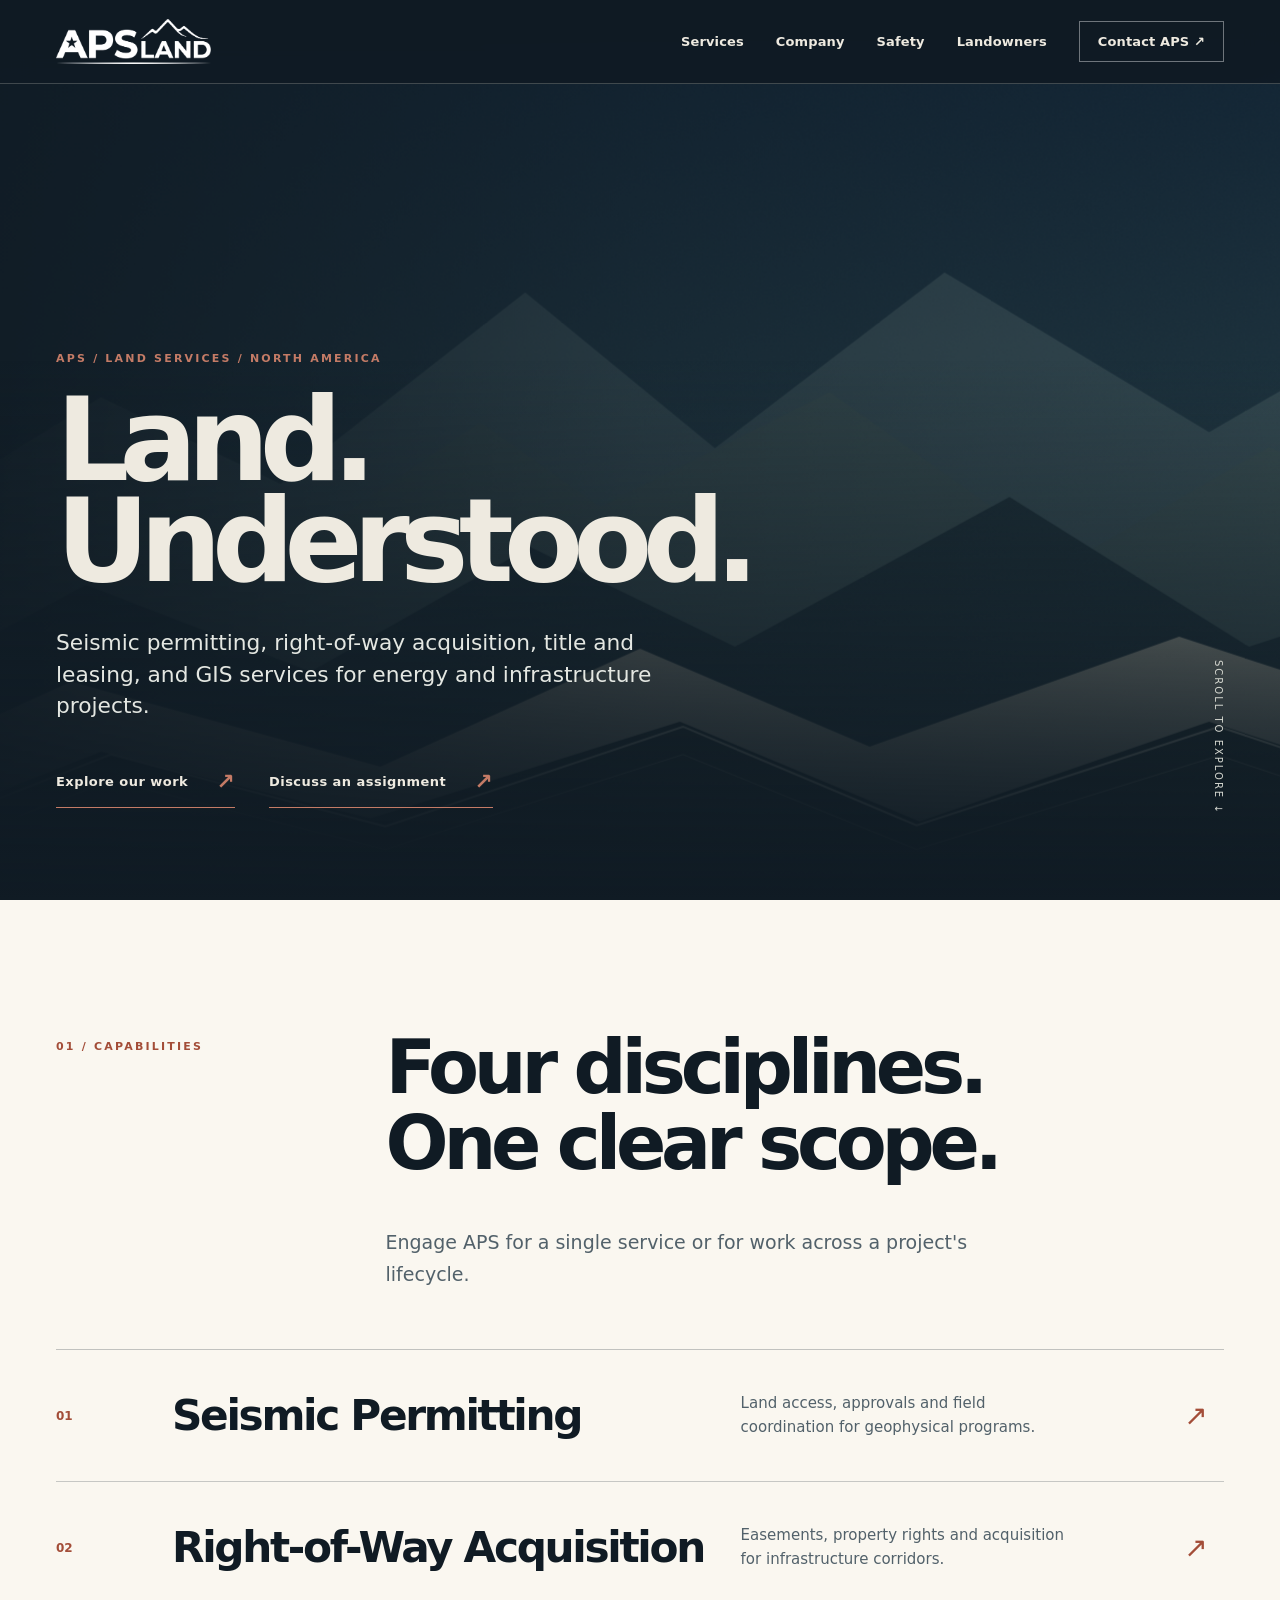
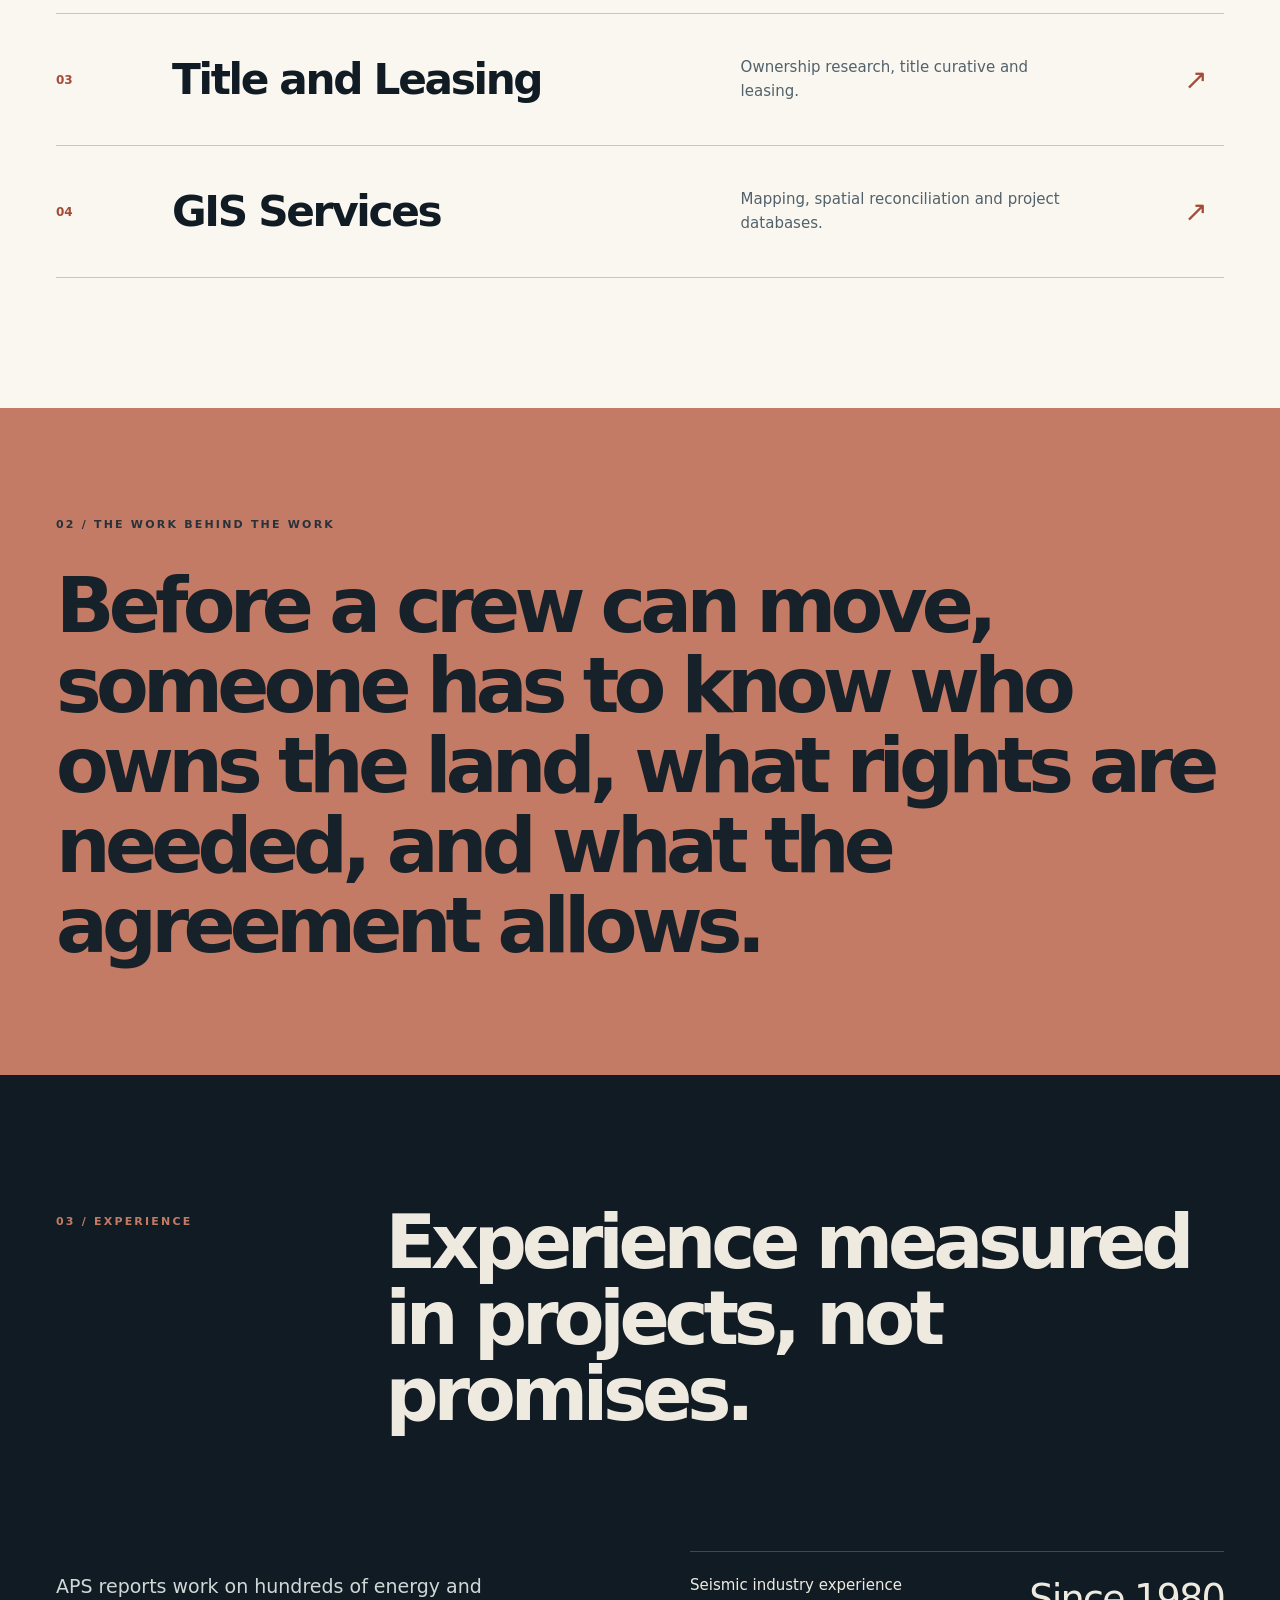
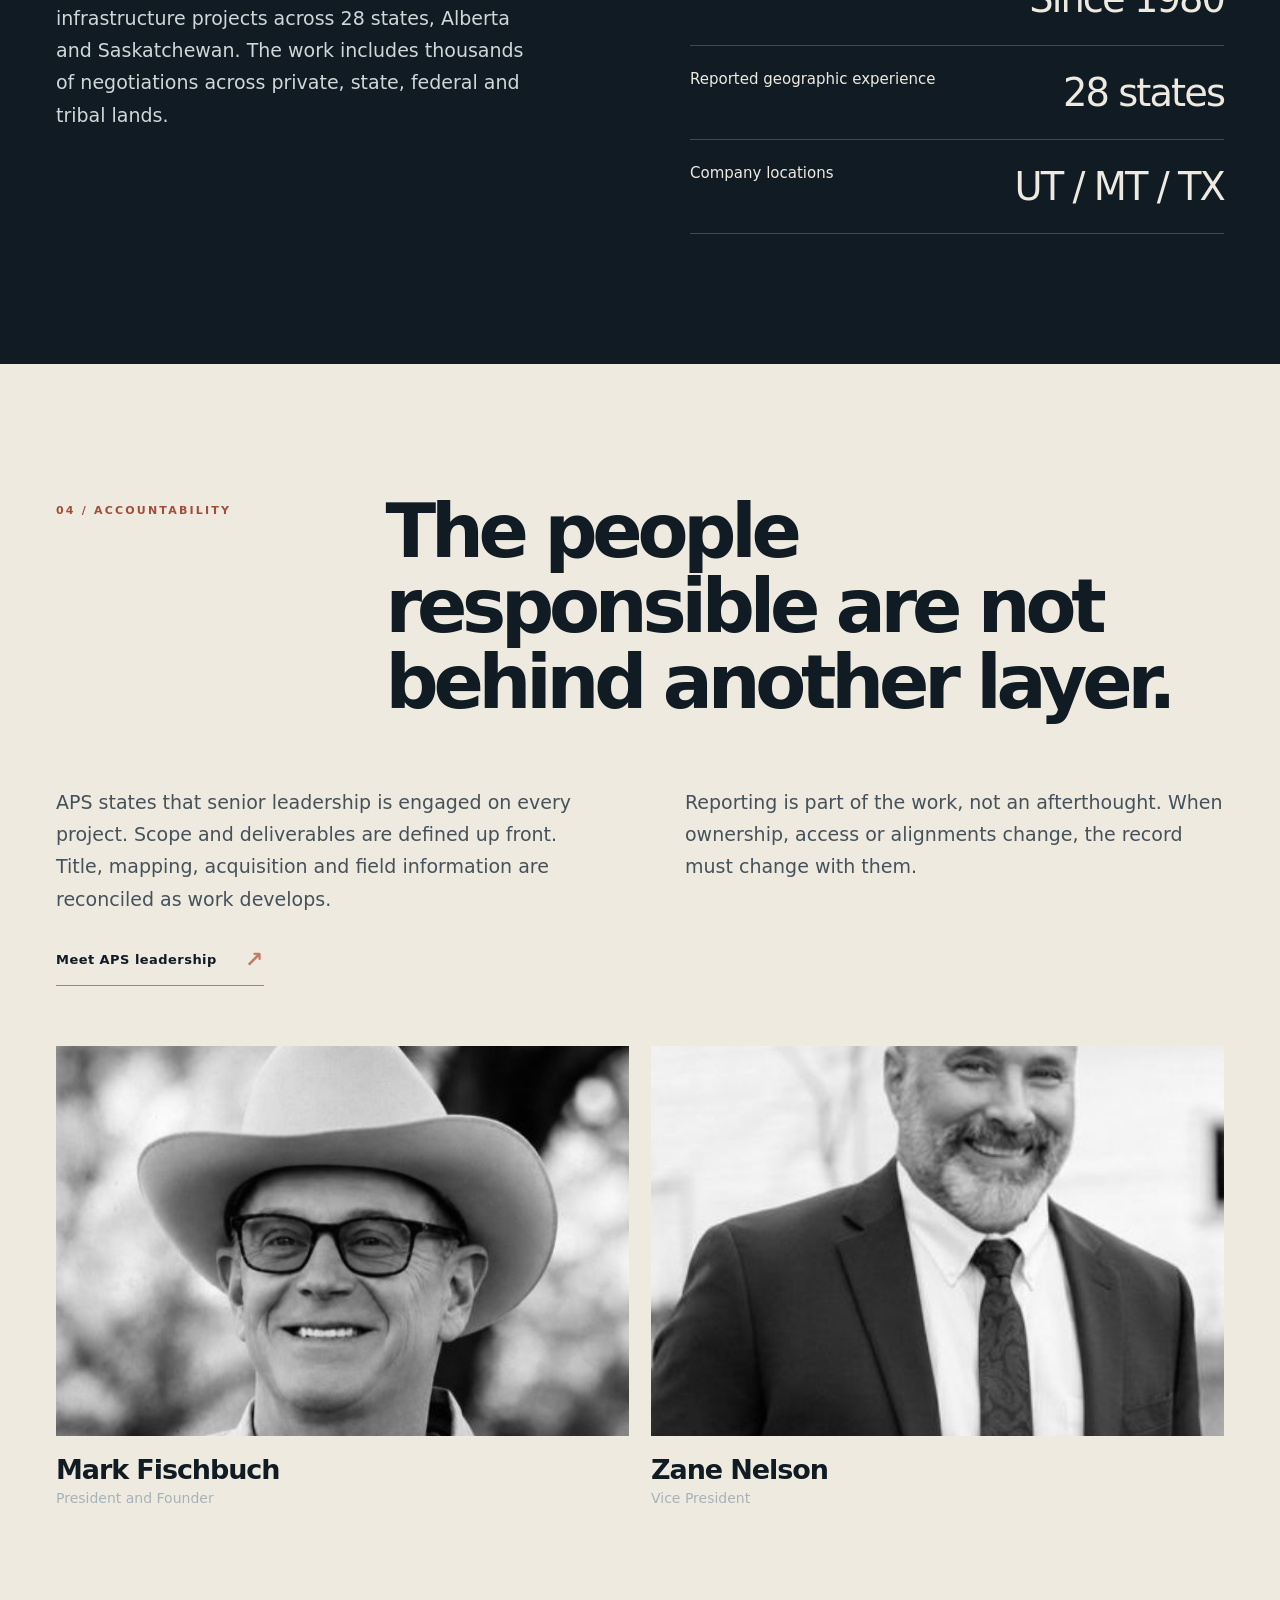
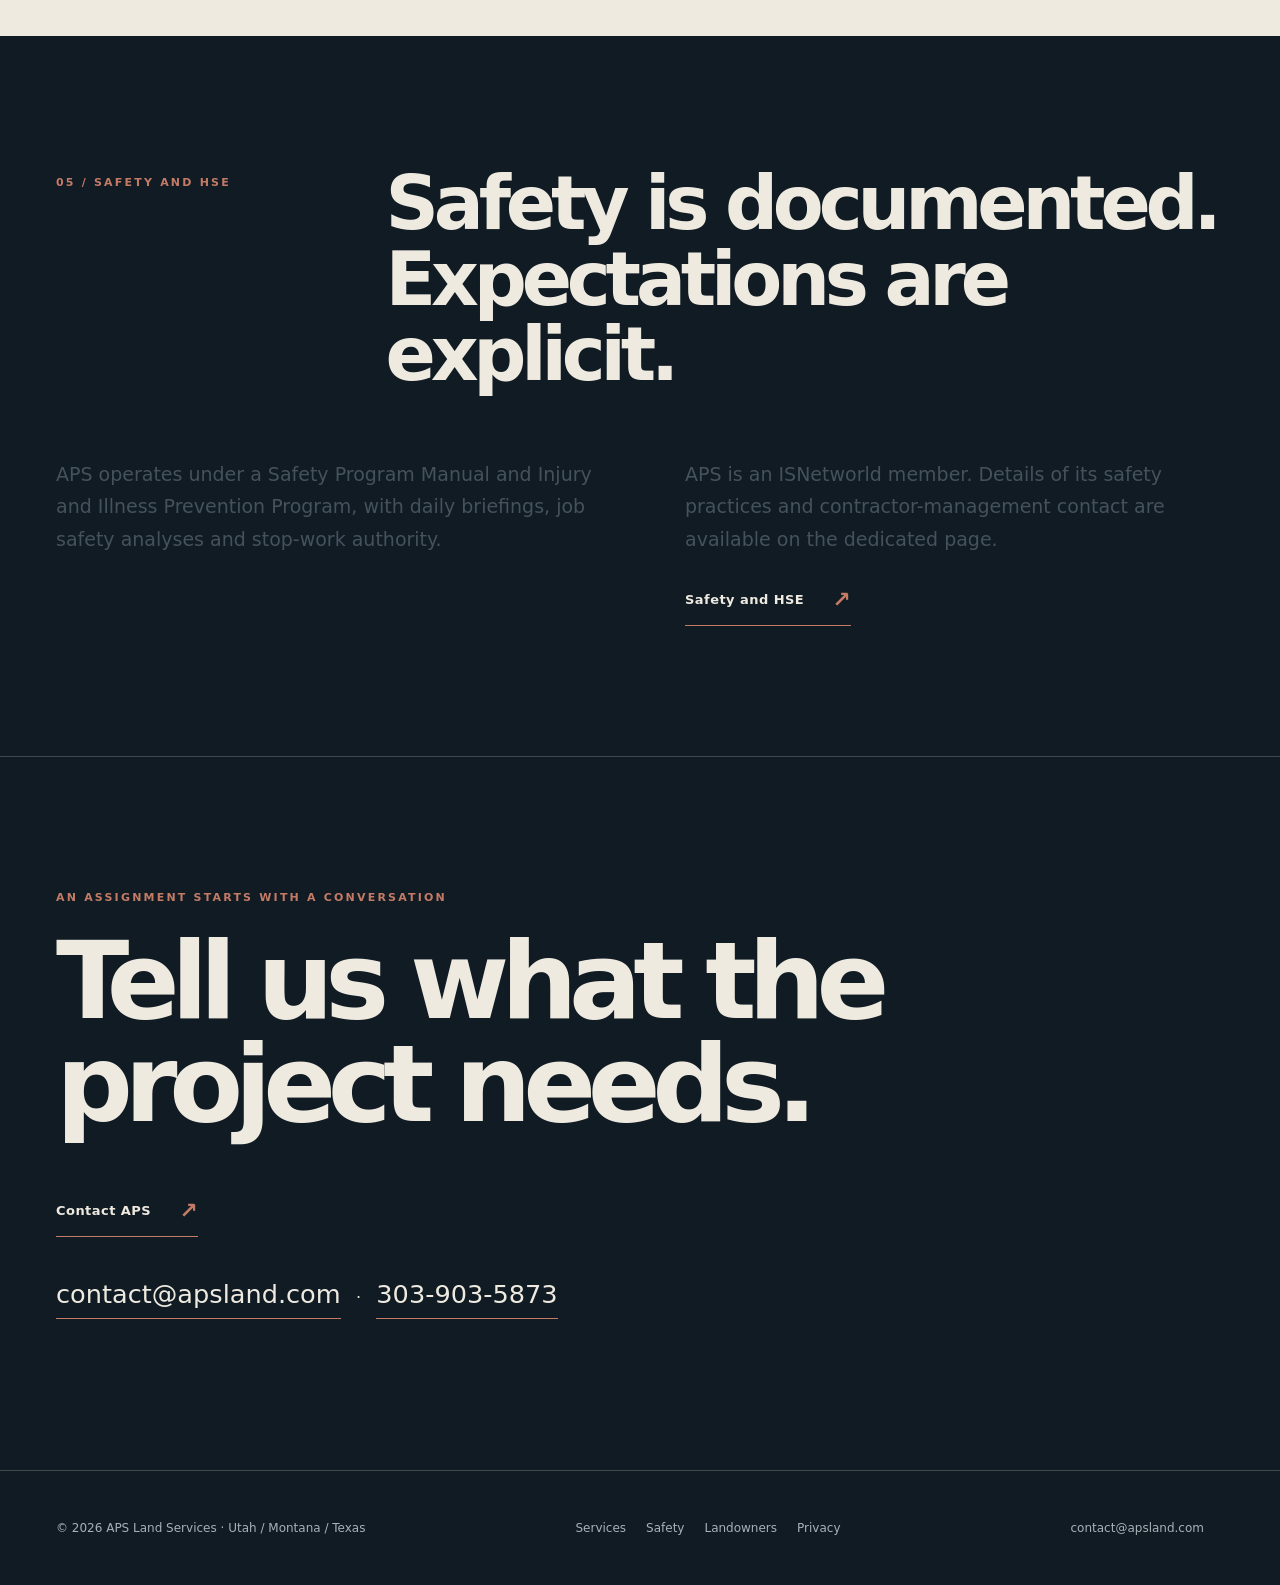
<file: index.html>
<!doctype html><html lang="en"><head><meta charset="utf-8"><meta name="viewport" content="width=device-width,initial-scale=1"><meta name="robots" content="noindex,nofollow"><title>APS Land Services | APS Land Services</title><meta name="description" content="Seismic permitting, right-of-way acquisition, title and leasing, and GIS services for energy and infrastructure projects."><meta name="theme-color" content="#101b24"><link rel="icon" href="favicon-32x32.png"><link rel="stylesheet" href="css/site.css"></head><body><a class="skip" href="#main">Skip to content</a><header class="nav"><a class="mark" href=""><img src="assets/logo.png" alt="APS Land Services"></a><button class="menu" aria-expanded="false" aria-controls="navlinks" aria-label="Open navigation">Menu +</button><nav id="navlinks" class="navlinks" aria-label="Primary"><a href="services/">Services</a><a href="about/">Company</a><a href="safety/">Safety</a><a href="landowners/">Landowners</a><a class="contactlink" href="contact/">Contact APS ↗</a></nav></header><main id="main"><section class="hero"><div class="land" aria-hidden="true"></div><div class="shell"><div class="overline">APS / Land Services / North America</div><h1>Land.<span>Understood.</span></h1><p class="lead">Seismic permitting, right-of-way acquisition, title and leasing, and GIS services for energy and infrastructure projects.</p><div class="actions"><a class="arrowlink" href="services/">Explore our work</a><a class="arrowlink" href="contact/">Discuss an assignment</a></div><div class="scroll">SCROLL TO EXPLORE ↓</div></div></section>
<section class="chapter services"><div class="shell"><div class="chapter-head"><div class="overline eyebrow">01 / Capabilities</div><div><h2>Four disciplines.<br>One clear scope.</h2><p style="font-size:19px;line-height:1.65;max-width:620px;color:#52616a">Engage APS for a single service or for work across a project's lifecycle.</p></div></div><div class="service-list"><a class="service-row" href="services/seismic-permitting/"><span class="number">01</span><h3>Seismic Permitting</h3><p>Land access, approvals and field coordination for geophysical programs.</p><span class="arr">↗</span></a><a class="service-row" href="services/right-of-way-acquisition/"><span class="number">02</span><h3>Right-of-Way Acquisition</h3><p>Easements, property rights and acquisition for infrastructure corridors.</p><span class="arr">↗</span></a><a class="service-row" href="services/title-leasing/"><span class="number">03</span><h3>Title and Leasing</h3><p>Ownership research, title curative and leasing.</p><span class="arr">↗</span></a><a class="service-row" href="services/gis/"><span class="number">04</span><h3>GIS Services</h3><p>Mapping, spatial reconciliation and project databases.</p><span class="arr">↗</span></a></div></div></section>
<section class="statement"><div class="shell"><div class="overline small">02 / The work behind the work</div><p>Before a crew can move, someone has to know who owns the land, what rights are needed, and what the agreement allows.</p></div></section>
<section class="chapter"><div class="shell"><div class="chapter-head"><div class="overline eyebrow">03 / Experience</div><div><h2>Experience measured in projects, not promises.</h2></div></div><div class="facts"><p>APS reports work on hundreds of energy and infrastructure projects across 28 states, Alberta and Saskatchewan. The work includes thousands of negotiations across private, state, federal and tribal lands.</p><div class="stats"><div><span>Seismic industry experience</span><strong>Since 1980</strong></div><div><span>Reported geographic experience</span><strong>28 states</strong></div><div><span>Company locations</span><strong>UT / MT / TX</strong></div></div></div></div></section>
<section class="chapter light"><div class="shell"><div class="chapter-head"><div class="overline eyebrow">04 / Accountability</div><div><h2>The people responsible are not behind another layer.</h2></div></div><div class="editorial"><div><p>APS states that senior leadership is engaged on every project. Scope and deliverables are defined up front. Title, mapping, acquisition and field information are reconciled as work develops.</p><a class="arrowlink" href="about/">Meet APS leadership</a></div><div><p>Reporting is part of the work, not an afterthought. When ownership, access or alignments change, the record must change with them.</p></div></div><div class="portrait"><a href="about/"><img src="assets/mark.jpg" alt="Mark Fischbuch" loading="lazy"><h3>Mark Fischbuch</h3><p>President and Founder</p></a><a href="about/"><img src="assets/zane.jpg" alt="Zane Nelson" loading="lazy"><h3>Zane Nelson</h3><p>Vice President</p></a></div></div></section>
<section class="chapter"><div class="shell"><div class="chapter-head"><div class="overline eyebrow">05 / Safety and HSE</div><div><h2>Safety is documented. Expectations are explicit.</h2></div></div><div class="editorial"><p>APS operates under a Safety Program Manual and Injury and Illness Prevention Program, with daily briefings, job safety analyses and stop-work authority.</p><div><p>APS is an ISNetworld member. Details of its safety practices and contractor-management contact are available on the dedicated page.</p><a class="arrowlink" href="safety/">Safety and HSE</a></div></div></div></section>
<section class="close frame"><div class="shell"><div class="overline">An assignment starts with a conversation</div><h2>Tell us what the project needs.</h2><a class="arrowlink" href="contact/">Contact APS</a><p style="margin-top:42px"><a class="mail" href="mailto:contact@apsland.com">contact@apsland.com</a> &nbsp; · &nbsp; <a class="mail" href="tel:3039035873">303-903-5873</a></p></div></section></main><footer class="footer"><div class="shell"><div>© 2026 APS Land Services · Utah / Montana / Texas</div><div><a href="services/">Services</a><a href="safety/">Safety</a><a href="landowners/">Landowners</a><a href="privacy/">Privacy</a></div><div><a href="mailto:contact@apsland.com">contact@apsland.com</a></div></div></footer><script src="js/site.js" defer></script></body></html>
</file>
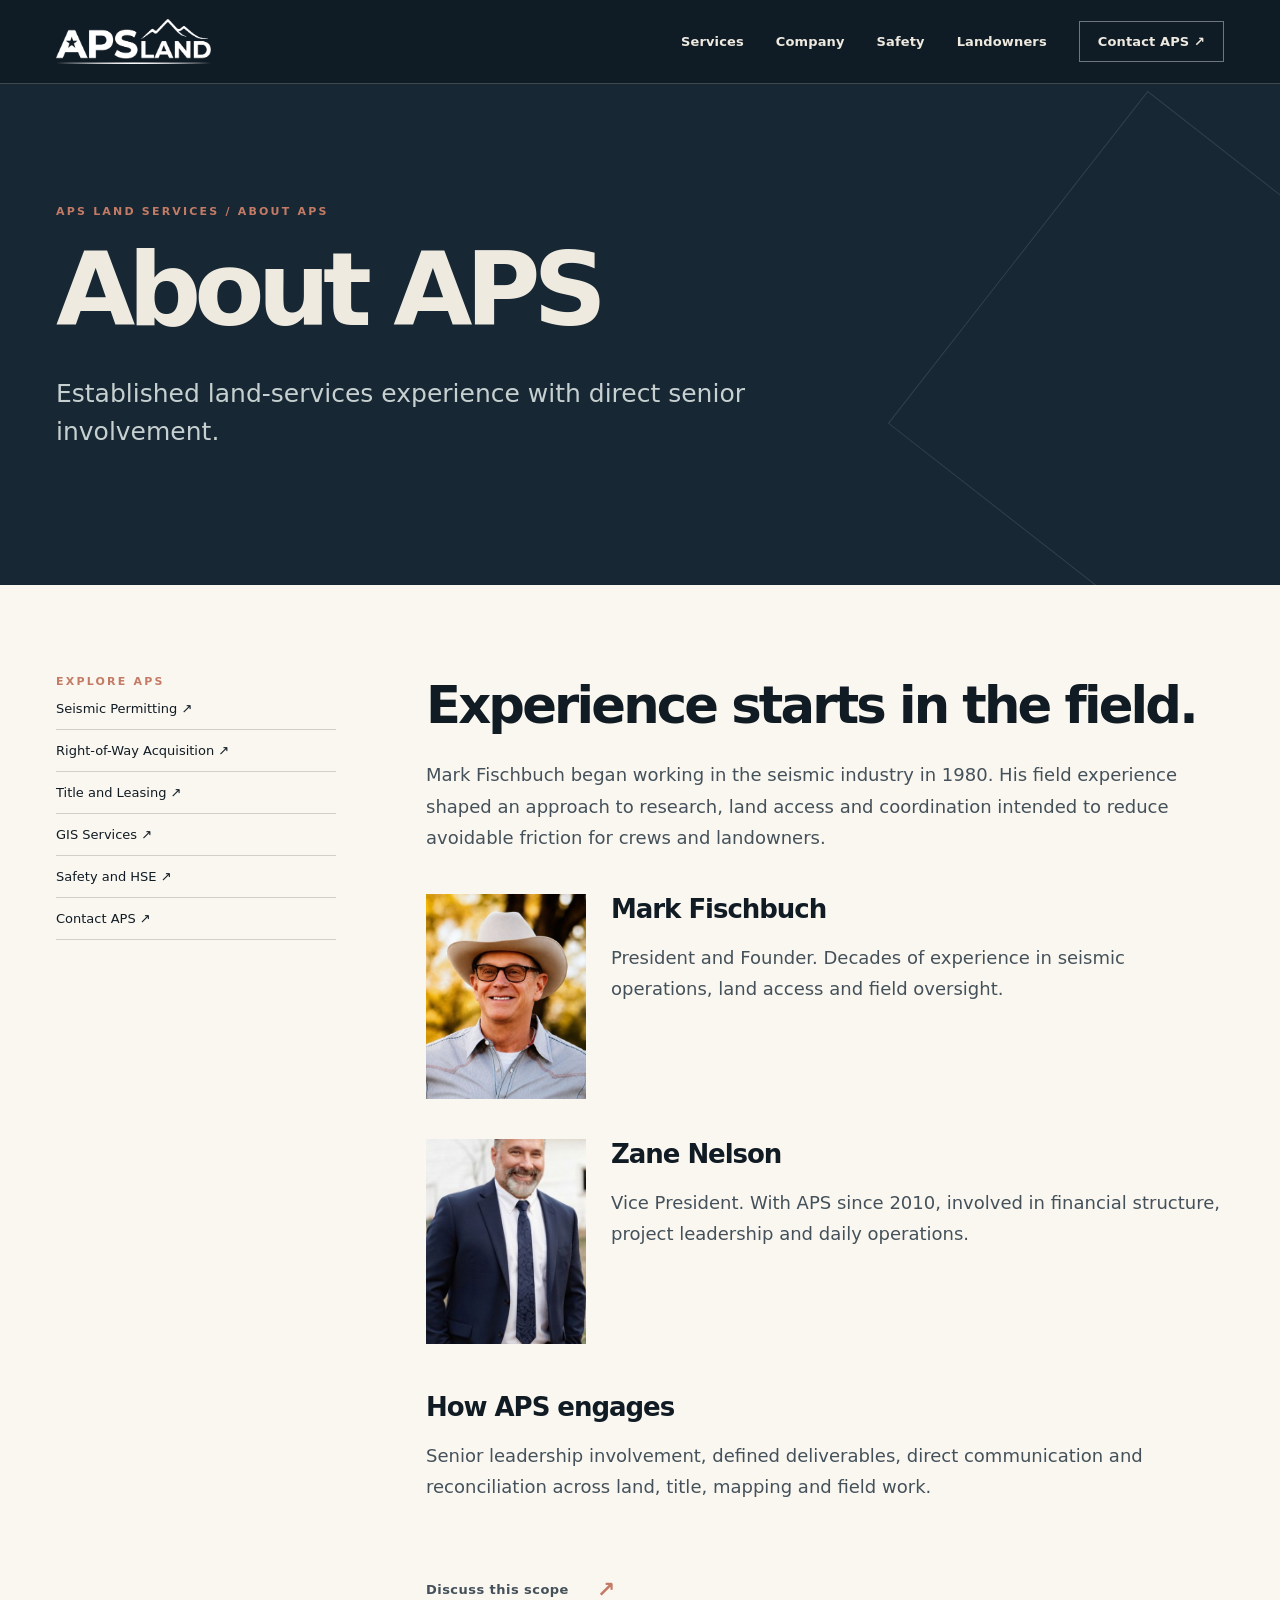
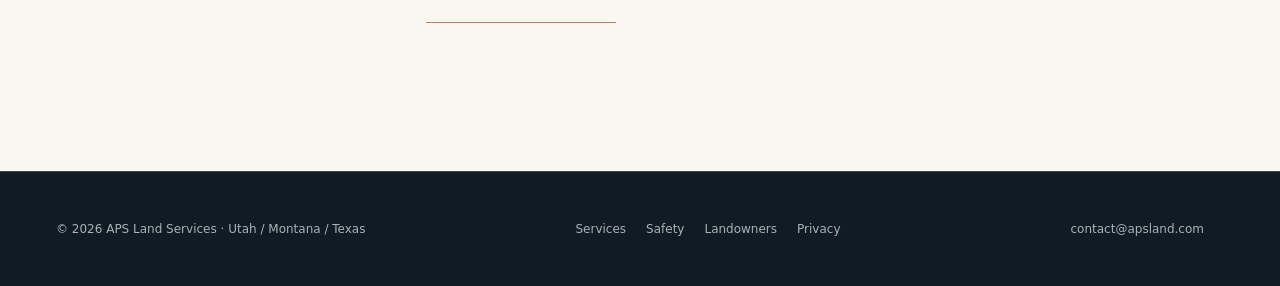
<file: about/index.html>
<!doctype html><html lang="en"><head><meta charset="utf-8"><meta name="viewport" content="width=device-width,initial-scale=1"><meta name="robots" content="noindex,nofollow"><title>About APS | APS Land Services</title><meta name="description" content="Established land-services experience with direct senior involvement."><meta name="theme-color" content="#101b24"><link rel="icon" href="../favicon-32x32.png"><link rel="stylesheet" href="../css/site.css"></head><body><a class="skip" href="#main">Skip to content</a><header class="nav"><a class="mark" href="../"><img src="../assets/logo.png" alt="APS Land Services"></a><button class="menu" aria-expanded="false" aria-controls="navlinks" aria-label="Open navigation">Menu +</button><nav id="navlinks" class="navlinks" aria-label="Primary"><a href="../services/">Services</a><a href="../about/">Company</a><a href="../safety/">Safety</a><a href="../landowners/">Landowners</a><a class="contactlink" href="../contact/">Contact APS ↗</a></nav></header><main id="main"><section class="interior-hero"><div class="shell"><div class="overline">APS Land Services / About APS</div><h1>About APS</h1><p>Established land-services experience with direct senior involvement.</p></div></section><section class="inner-content"><div class="shell inner-grid"><aside><div class="overline eyebrow">Explore APS</div><a href="../services/seismic-permitting/">Seismic Permitting ↗</a><a href="../services/right-of-way-acquisition/">Right-of-Way Acquisition ↗</a><a href="../services/title-leasing/">Title and Leasing ↗</a><a href="../services/gis/">GIS Services ↗</a><a href="../safety/">Safety and HSE ↗</a><a href="../contact/">Contact APS ↗</a></aside><article><h2>Experience starts in the field.</h2><p>Mark Fischbuch began working in the seismic industry in 1980. His field experience shaped an approach to research, land access and coordination intended to reduce avoidable friction for crews and landowners.</p><div class="bio"><img src="../assets/mark.jpg" alt="Mark Fischbuch"><div><h3>Mark Fischbuch</h3><p>President and Founder. Decades of experience in seismic operations, land access and field oversight.</p></div></div><div class="bio"><img src="../assets/zane.jpg" alt="Zane Nelson"><div><h3>Zane Nelson</h3><p>Vice President. With APS since 2010, involved in financial structure, project leadership and daily operations.</p></div></div><h3>How APS engages</h3><p>Senior leadership involvement, defined deliverables, direct communication and reconciliation across land, title, mapping and field work.</p><p style="margin-top:55px"><a class="arrowlink" href="../contact/">Discuss this scope</a></p></article></div></section></main><footer class="footer"><div class="shell"><div>© 2026 APS Land Services · Utah / Montana / Texas</div><div><a href="../services/">Services</a><a href="../safety/">Safety</a><a href="../landowners/">Landowners</a><a href="../privacy/">Privacy</a></div><div><a href="mailto:contact@apsland.com">contact@apsland.com</a></div></div></footer><script src="../js/site.js" defer></script></body></html>
</file>
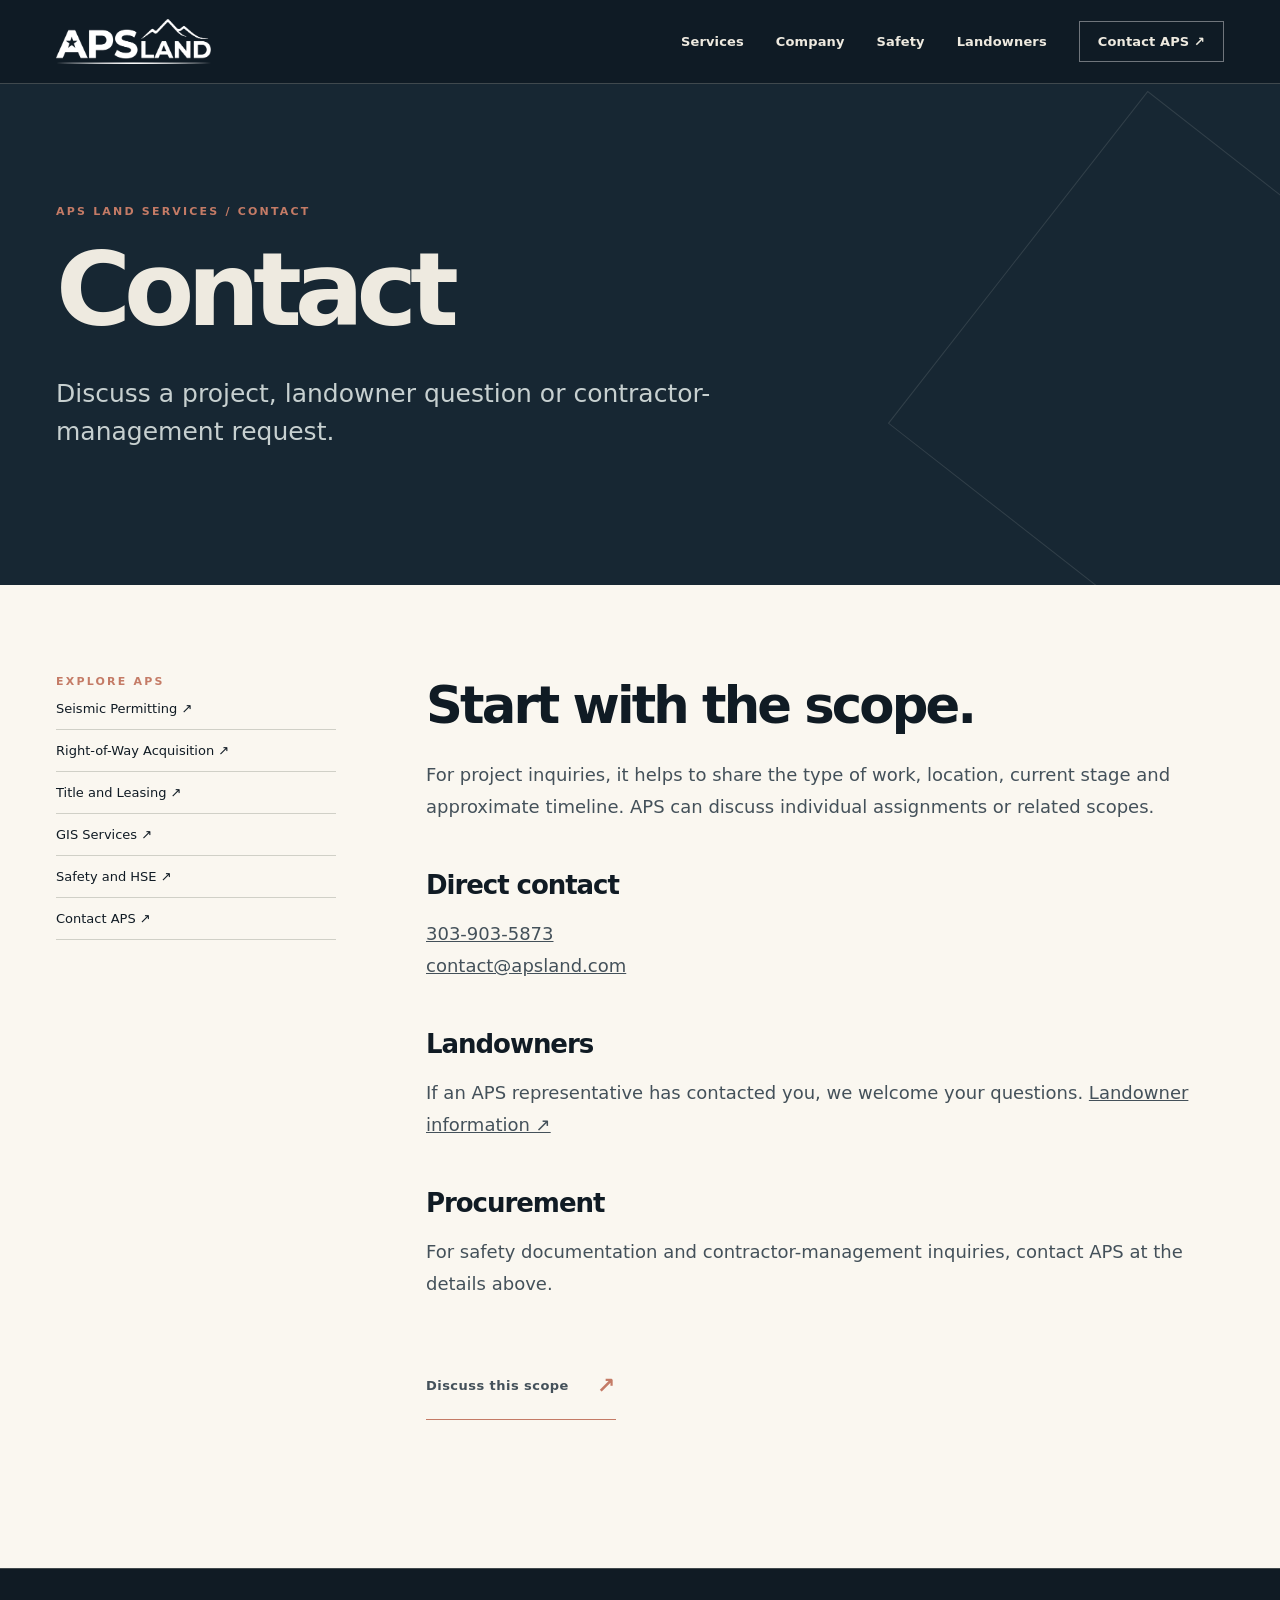
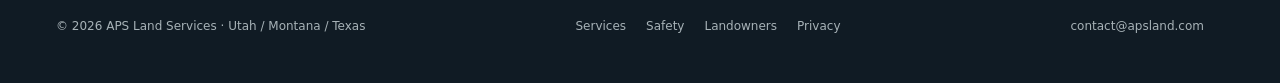
<file: contact/index.html>
<!doctype html><html lang="en"><head><meta charset="utf-8"><meta name="viewport" content="width=device-width,initial-scale=1"><meta name="robots" content="noindex,nofollow"><title>Contact | APS Land Services</title><meta name="description" content="Discuss a project, landowner question or contractor-management request."><meta name="theme-color" content="#101b24"><link rel="icon" href="../favicon-32x32.png"><link rel="stylesheet" href="../css/site.css"></head><body><a class="skip" href="#main">Skip to content</a><header class="nav"><a class="mark" href="../"><img src="../assets/logo.png" alt="APS Land Services"></a><button class="menu" aria-expanded="false" aria-controls="navlinks" aria-label="Open navigation">Menu +</button><nav id="navlinks" class="navlinks" aria-label="Primary"><a href="../services/">Services</a><a href="../about/">Company</a><a href="../safety/">Safety</a><a href="../landowners/">Landowners</a><a class="contactlink" href="../contact/">Contact APS ↗</a></nav></header><main id="main"><section class="interior-hero"><div class="shell"><div class="overline">APS Land Services / Contact</div><h1>Contact</h1><p>Discuss a project, landowner question or contractor-management request.</p></div></section><section class="inner-content"><div class="shell inner-grid"><aside><div class="overline eyebrow">Explore APS</div><a href="../services/seismic-permitting/">Seismic Permitting ↗</a><a href="../services/right-of-way-acquisition/">Right-of-Way Acquisition ↗</a><a href="../services/title-leasing/">Title and Leasing ↗</a><a href="../services/gis/">GIS Services ↗</a><a href="../safety/">Safety and HSE ↗</a><a href="../contact/">Contact APS ↗</a></aside><article><h2>Start with the scope.</h2><p>For project inquiries, it helps to share the type of work, location, current stage and approximate timeline. APS can discuss individual assignments or related scopes.</p><h3>Direct contact</h3><p><a href="tel:3039035873">303-903-5873</a><br><a href="mailto:contact@apsland.com">contact@apsland.com</a></p><h3>Landowners</h3><p>If an APS representative has contacted you, we welcome your questions. <a href="../landowners/">Landowner information ↗</a></p><h3>Procurement</h3><p>For safety documentation and contractor-management inquiries, contact APS at the details above.</p><p style="margin-top:55px"><a class="arrowlink" href="../contact/">Discuss this scope</a></p></article></div></section></main><footer class="footer"><div class="shell"><div>© 2026 APS Land Services · Utah / Montana / Texas</div><div><a href="../services/">Services</a><a href="../safety/">Safety</a><a href="../landowners/">Landowners</a><a href="../privacy/">Privacy</a></div><div><a href="mailto:contact@apsland.com">contact@apsland.com</a></div></div></footer><script src="../js/site.js" defer></script></body></html>
</file>
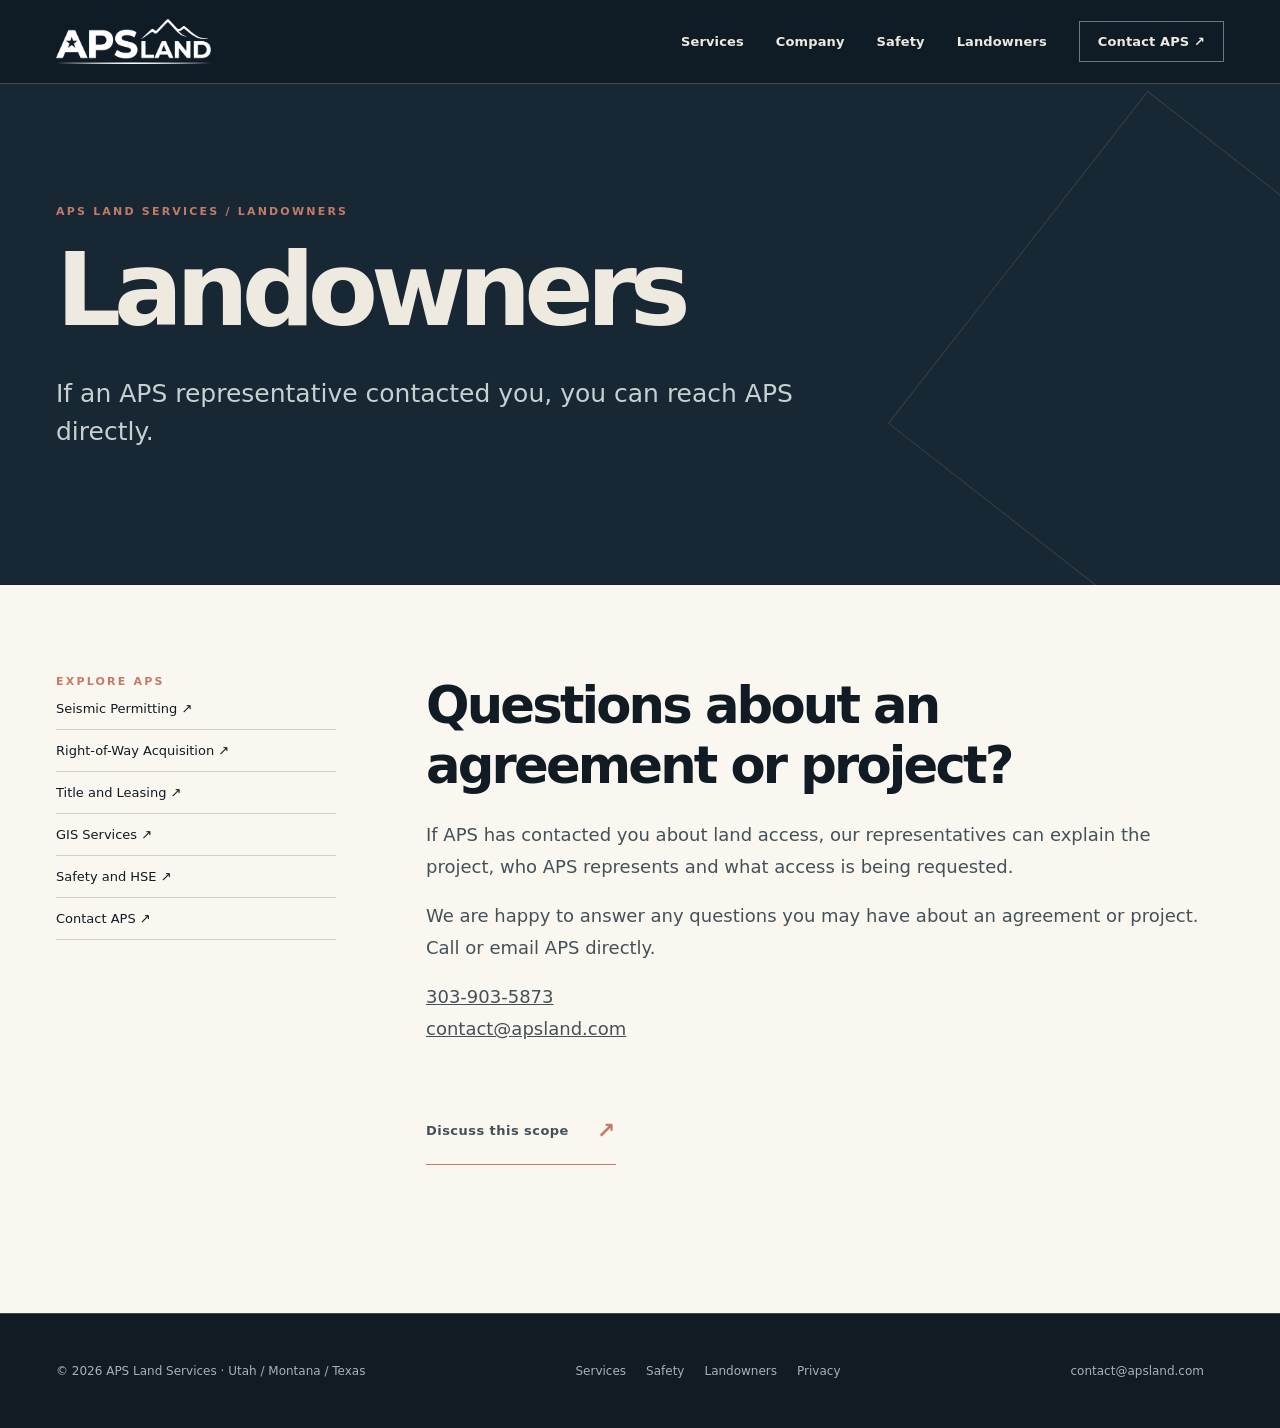
<file: landowners/index.html>
<!doctype html><html lang="en"><head><meta charset="utf-8"><meta name="viewport" content="width=device-width,initial-scale=1"><meta name="robots" content="noindex,nofollow"><title>Landowners | APS Land Services</title><meta name="description" content="If an APS representative contacted you, you can reach APS directly."><meta name="theme-color" content="#101b24"><link rel="icon" href="../favicon-32x32.png"><link rel="stylesheet" href="../css/site.css"></head><body><a class="skip" href="#main">Skip to content</a><header class="nav"><a class="mark" href="../"><img src="../assets/logo.png" alt="APS Land Services"></a><button class="menu" aria-expanded="false" aria-controls="navlinks" aria-label="Open navigation">Menu +</button><nav id="navlinks" class="navlinks" aria-label="Primary"><a href="../services/">Services</a><a href="../about/">Company</a><a href="../safety/">Safety</a><a href="../landowners/">Landowners</a><a class="contactlink" href="../contact/">Contact APS ↗</a></nav></header><main id="main"><section class="interior-hero"><div class="shell"><div class="overline">APS Land Services / Landowners</div><h1>Landowners</h1><p>If an APS representative contacted you, you can reach APS directly.</p></div></section><section class="inner-content"><div class="shell inner-grid"><aside><div class="overline eyebrow">Explore APS</div><a href="../services/seismic-permitting/">Seismic Permitting ↗</a><a href="../services/right-of-way-acquisition/">Right-of-Way Acquisition ↗</a><a href="../services/title-leasing/">Title and Leasing ↗</a><a href="../services/gis/">GIS Services ↗</a><a href="../safety/">Safety and HSE ↗</a><a href="../contact/">Contact APS ↗</a></aside><article><h2>Questions about an agreement or project?</h2><p>If APS has contacted you about land access, our representatives can explain the project, who APS represents and what access is being requested.</p><p>We are happy to answer any questions you may have about an agreement or project. Call or email APS directly.</p><p><a href="tel:3039035873">303-903-5873</a><br><a href="mailto:contact@apsland.com">contact@apsland.com</a></p><p style="margin-top:55px"><a class="arrowlink" href="../contact/">Discuss this scope</a></p></article></div></section></main><footer class="footer"><div class="shell"><div>© 2026 APS Land Services · Utah / Montana / Texas</div><div><a href="../services/">Services</a><a href="../safety/">Safety</a><a href="../landowners/">Landowners</a><a href="../privacy/">Privacy</a></div><div><a href="mailto:contact@apsland.com">contact@apsland.com</a></div></div></footer><script src="../js/site.js" defer></script></body></html>
</file>
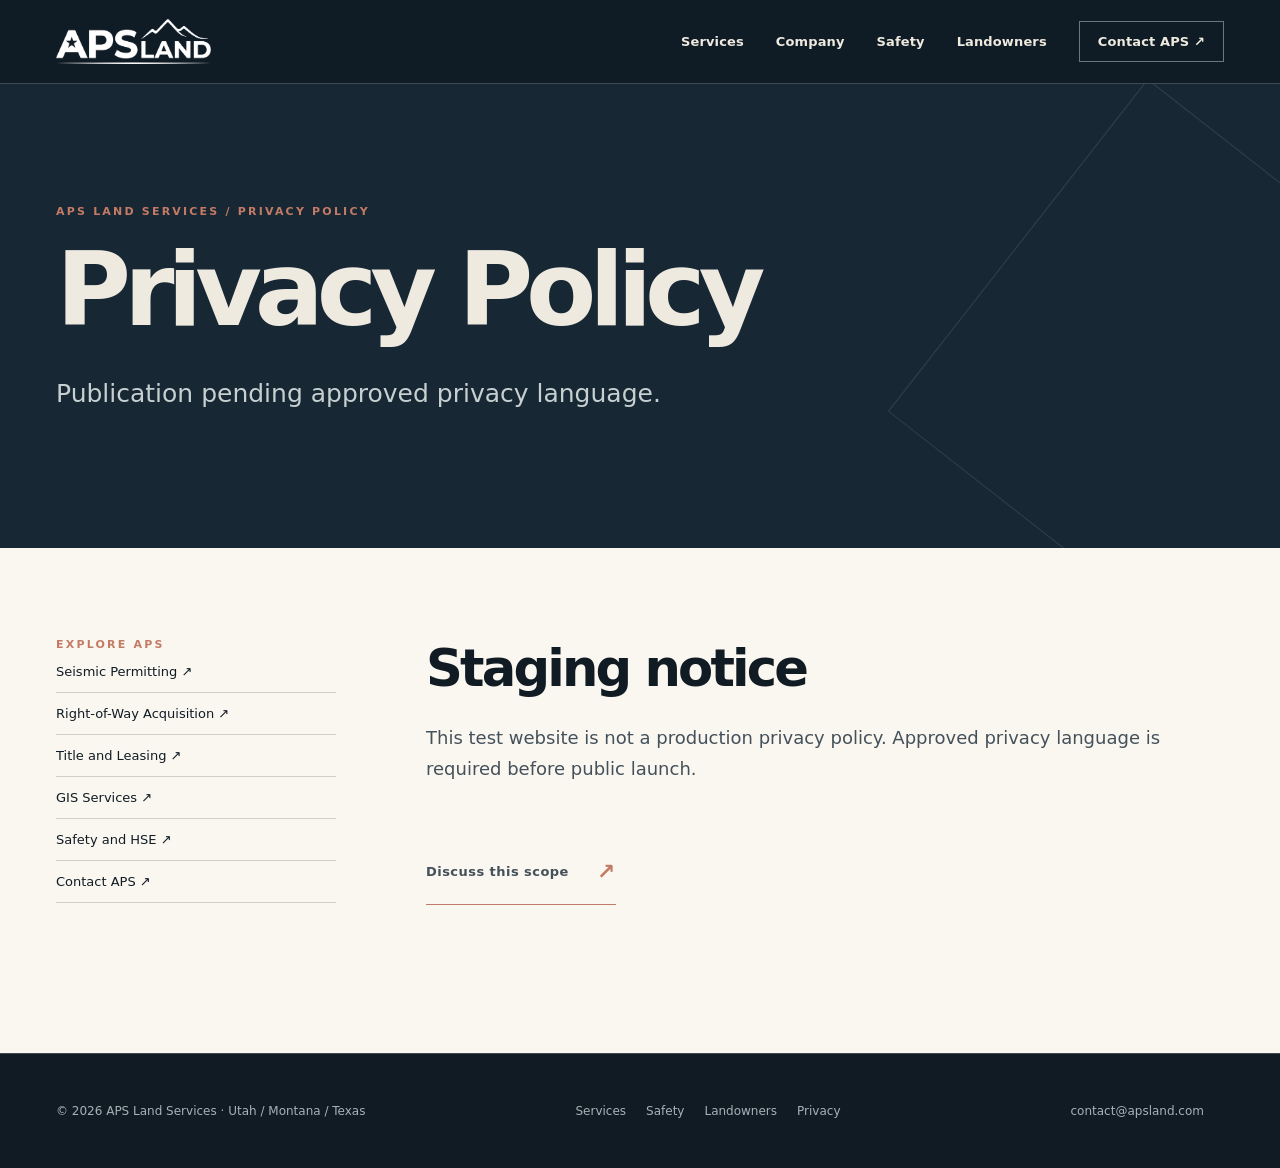
<file: privacy/index.html>
<!doctype html><html lang="en"><head><meta charset="utf-8"><meta name="viewport" content="width=device-width,initial-scale=1"><meta name="robots" content="noindex,nofollow"><title>Privacy Policy | APS Land Services</title><meta name="description" content="Publication pending approved privacy language."><meta name="theme-color" content="#101b24"><link rel="icon" href="../favicon-32x32.png"><link rel="stylesheet" href="../css/site.css"></head><body><a class="skip" href="#main">Skip to content</a><header class="nav"><a class="mark" href="../"><img src="../assets/logo.png" alt="APS Land Services"></a><button class="menu" aria-expanded="false" aria-controls="navlinks" aria-label="Open navigation">Menu +</button><nav id="navlinks" class="navlinks" aria-label="Primary"><a href="../services/">Services</a><a href="../about/">Company</a><a href="../safety/">Safety</a><a href="../landowners/">Landowners</a><a class="contactlink" href="../contact/">Contact APS ↗</a></nav></header><main id="main"><section class="interior-hero"><div class="shell"><div class="overline">APS Land Services / Privacy Policy</div><h1>Privacy Policy</h1><p>Publication pending approved privacy language.</p></div></section><section class="inner-content"><div class="shell inner-grid"><aside><div class="overline eyebrow">Explore APS</div><a href="../services/seismic-permitting/">Seismic Permitting ↗</a><a href="../services/right-of-way-acquisition/">Right-of-Way Acquisition ↗</a><a href="../services/title-leasing/">Title and Leasing ↗</a><a href="../services/gis/">GIS Services ↗</a><a href="../safety/">Safety and HSE ↗</a><a href="../contact/">Contact APS ↗</a></aside><article><h2>Staging notice</h2><p>This test website is not a production privacy policy. Approved privacy language is required before public launch.</p><p style="margin-top:55px"><a class="arrowlink" href="../contact/">Discuss this scope</a></p></article></div></section></main><footer class="footer"><div class="shell"><div>© 2026 APS Land Services · Utah / Montana / Texas</div><div><a href="../services/">Services</a><a href="../safety/">Safety</a><a href="../landowners/">Landowners</a><a href="../privacy/">Privacy</a></div><div><a href="mailto:contact@apsland.com">contact@apsland.com</a></div></div></footer><script src="../js/site.js" defer></script></body></html>
</file>
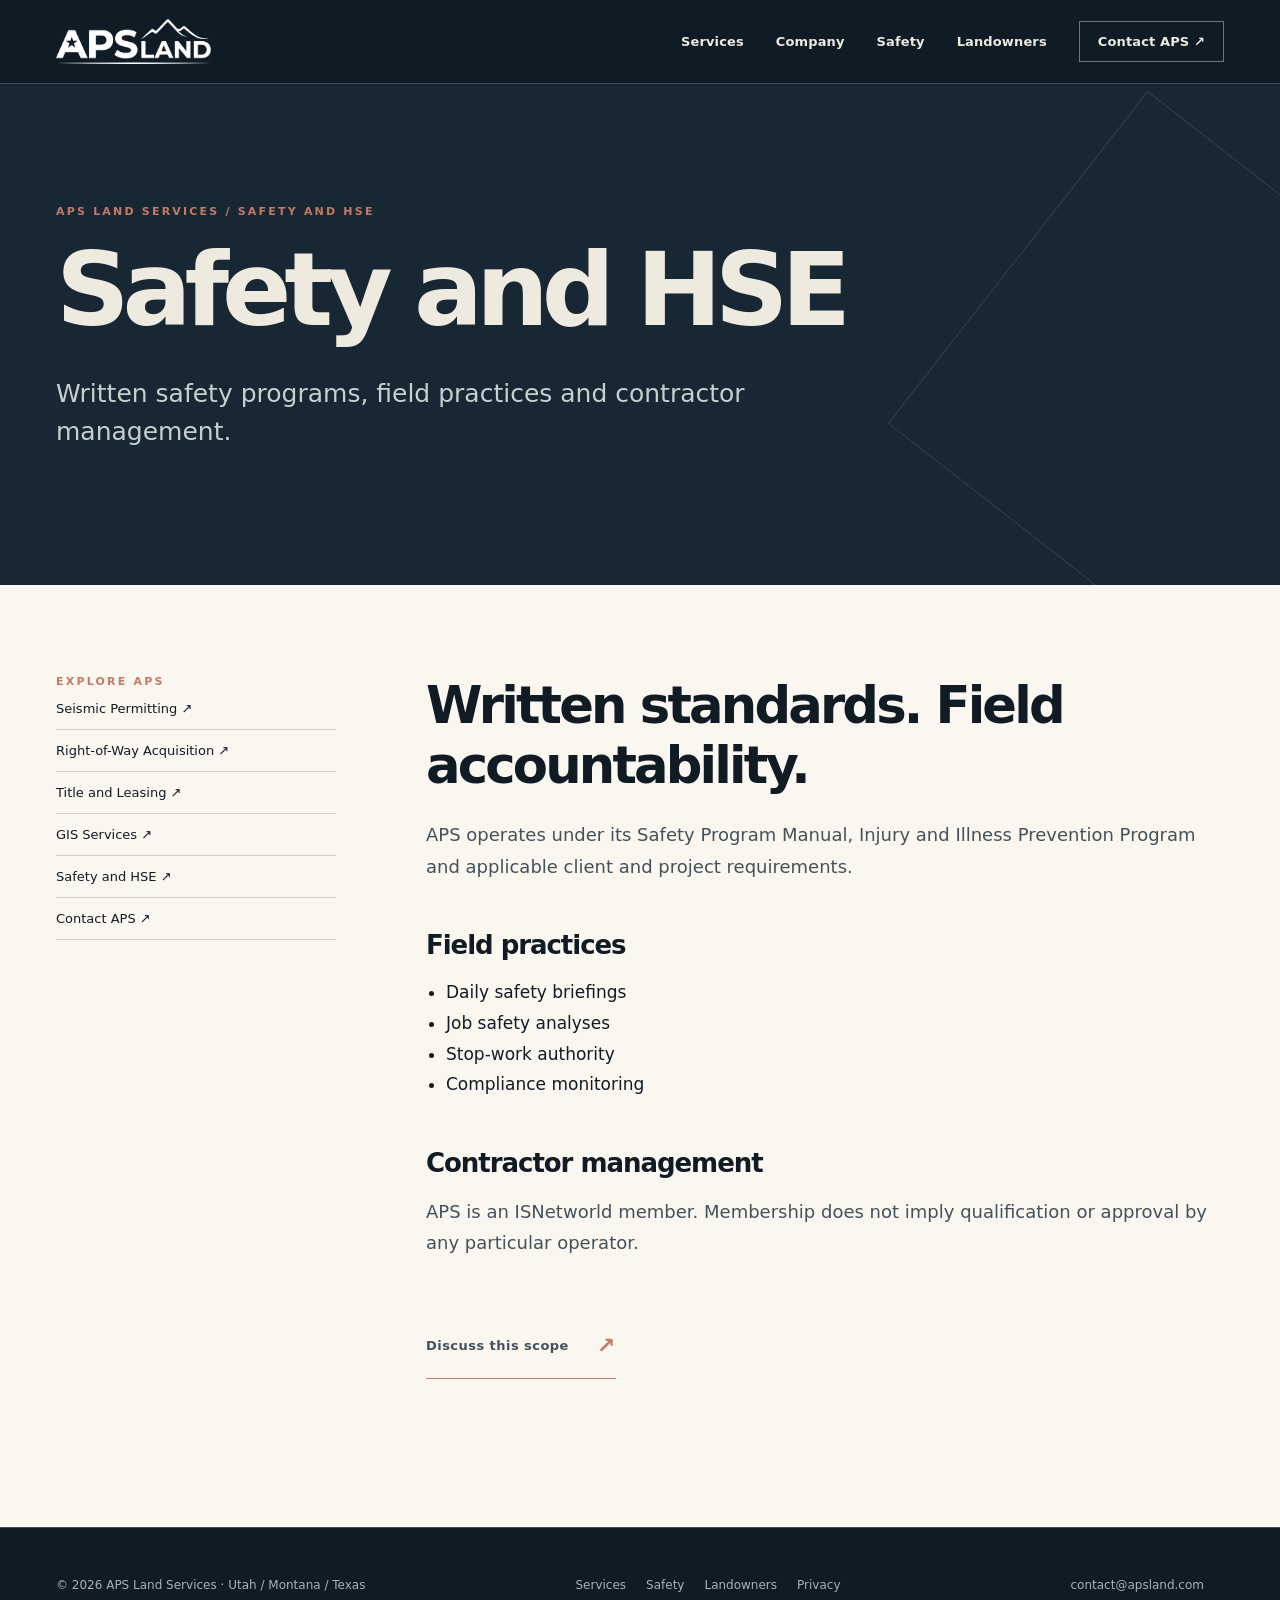
<file: safety/index.html>
<!doctype html><html lang="en"><head><meta charset="utf-8"><meta name="viewport" content="width=device-width,initial-scale=1"><meta name="robots" content="noindex,nofollow"><title>Safety and HSE | APS Land Services</title><meta name="description" content="Written safety programs, field practices and contractor management."><meta name="theme-color" content="#101b24"><link rel="icon" href="../favicon-32x32.png"><link rel="stylesheet" href="../css/site.css"></head><body><a class="skip" href="#main">Skip to content</a><header class="nav"><a class="mark" href="../"><img src="../assets/logo.png" alt="APS Land Services"></a><button class="menu" aria-expanded="false" aria-controls="navlinks" aria-label="Open navigation">Menu +</button><nav id="navlinks" class="navlinks" aria-label="Primary"><a href="../services/">Services</a><a href="../about/">Company</a><a href="../safety/">Safety</a><a href="../landowners/">Landowners</a><a class="contactlink" href="../contact/">Contact APS ↗</a></nav></header><main id="main"><section class="interior-hero"><div class="shell"><div class="overline">APS Land Services / Safety and HSE</div><h1>Safety and HSE</h1><p>Written safety programs, field practices and contractor management.</p></div></section><section class="inner-content"><div class="shell inner-grid"><aside><div class="overline eyebrow">Explore APS</div><a href="../services/seismic-permitting/">Seismic Permitting ↗</a><a href="../services/right-of-way-acquisition/">Right-of-Way Acquisition ↗</a><a href="../services/title-leasing/">Title and Leasing ↗</a><a href="../services/gis/">GIS Services ↗</a><a href="../safety/">Safety and HSE ↗</a><a href="../contact/">Contact APS ↗</a></aside><article><h2>Written standards. Field accountability.</h2><p>APS operates under its Safety Program Manual, Injury and Illness Prevention Program and applicable client and project requirements.</p><h3>Field practices</h3><ul><li>Daily safety briefings</li><li>Job safety analyses</li><li>Stop-work authority</li><li>Compliance monitoring</li></ul><h3>Contractor management</h3><p>APS is an ISNetworld member. Membership does not imply qualification or approval by any particular operator.</p><p style="margin-top:55px"><a class="arrowlink" href="../contact/">Discuss this scope</a></p></article></div></section></main><footer class="footer"><div class="shell"><div>© 2026 APS Land Services · Utah / Montana / Texas</div><div><a href="../services/">Services</a><a href="../safety/">Safety</a><a href="../landowners/">Landowners</a><a href="../privacy/">Privacy</a></div><div><a href="mailto:contact@apsland.com">contact@apsland.com</a></div></div></footer><script src="../js/site.js" defer></script></body></html>
</file>
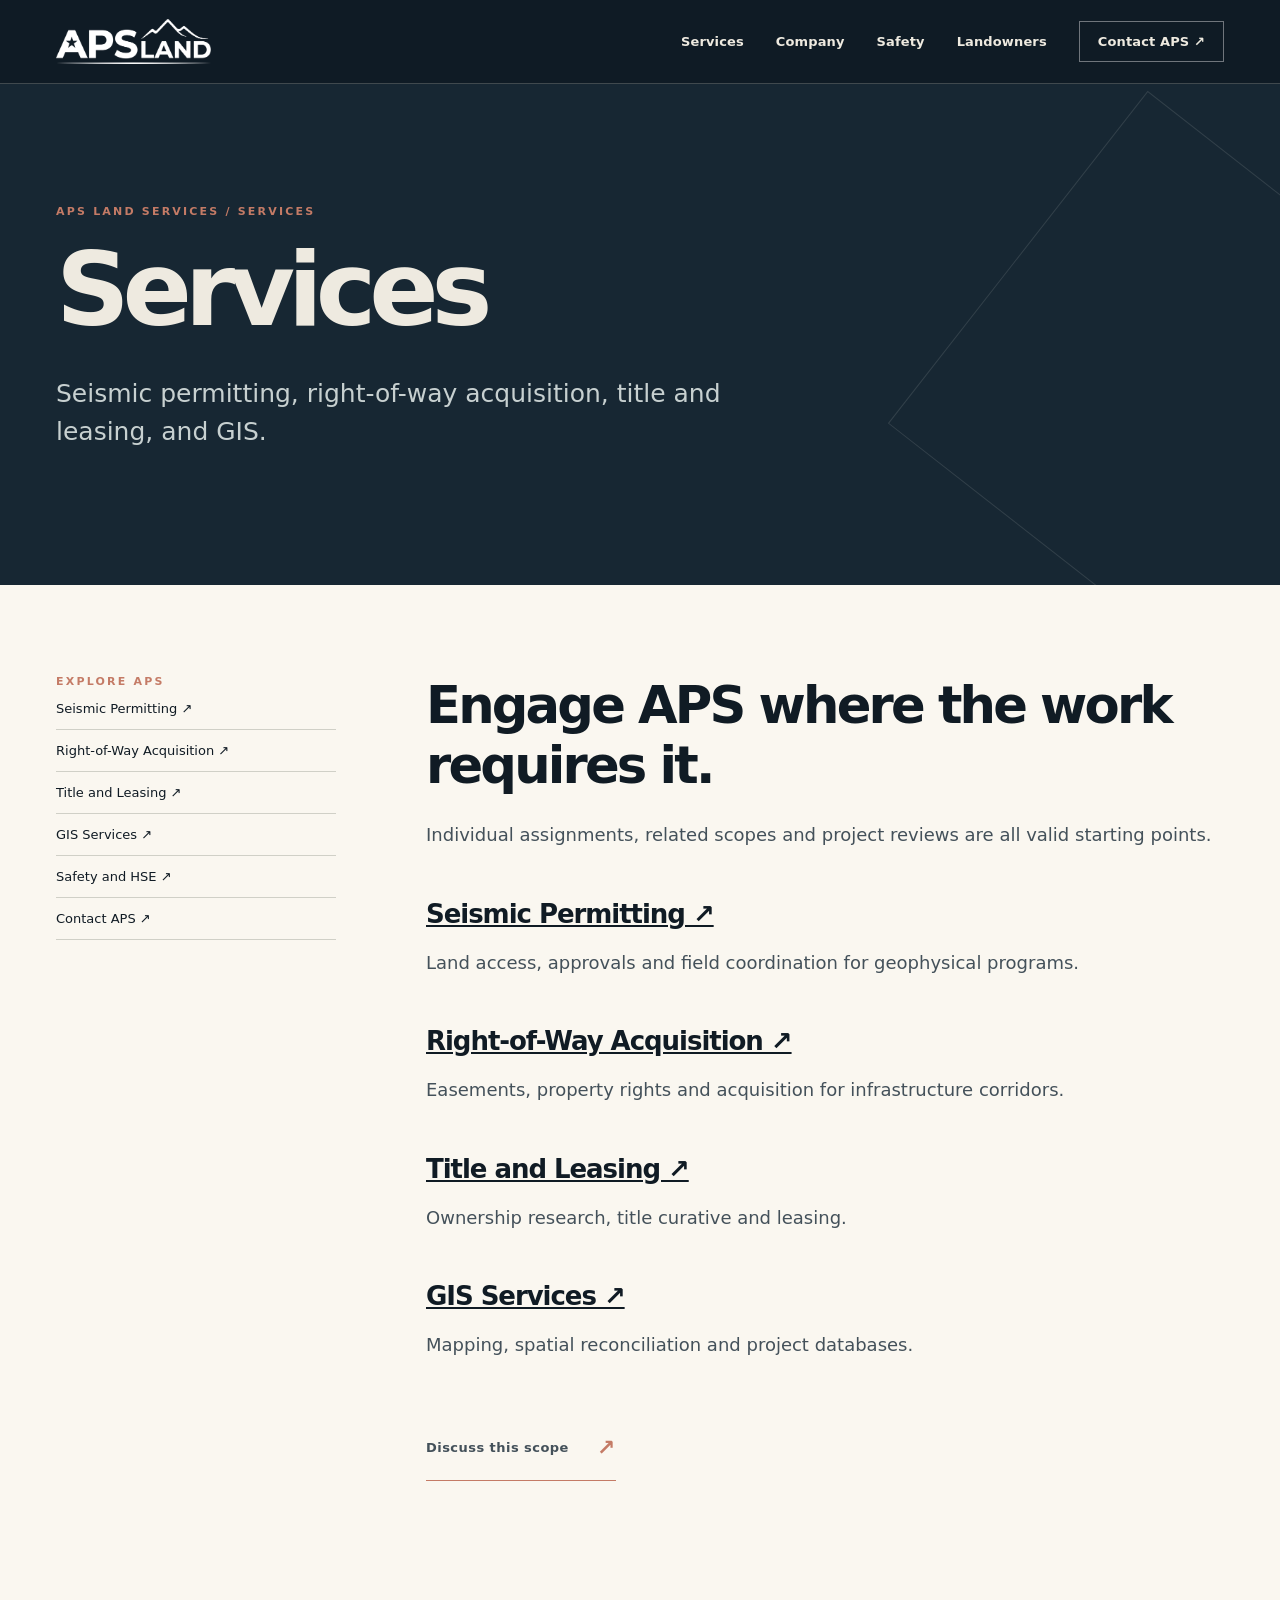
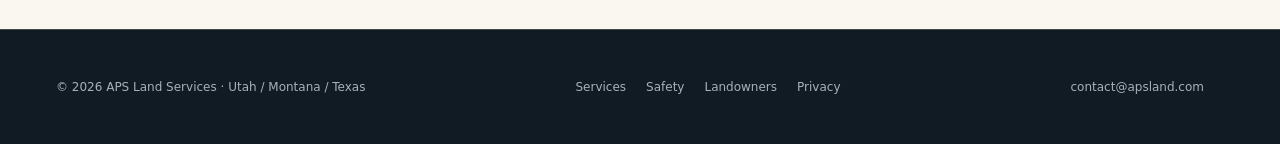
<file: services/index.html>
<!doctype html><html lang="en"><head><meta charset="utf-8"><meta name="viewport" content="width=device-width,initial-scale=1"><meta name="robots" content="noindex,nofollow"><title>Services | APS Land Services</title><meta name="description" content="Seismic permitting, right-of-way acquisition, title and leasing, and GIS."><meta name="theme-color" content="#101b24"><link rel="icon" href="../favicon-32x32.png"><link rel="stylesheet" href="../css/site.css"></head><body><a class="skip" href="#main">Skip to content</a><header class="nav"><a class="mark" href="../"><img src="../assets/logo.png" alt="APS Land Services"></a><button class="menu" aria-expanded="false" aria-controls="navlinks" aria-label="Open navigation">Menu +</button><nav id="navlinks" class="navlinks" aria-label="Primary"><a href="../services/">Services</a><a href="../about/">Company</a><a href="../safety/">Safety</a><a href="../landowners/">Landowners</a><a class="contactlink" href="../contact/">Contact APS ↗</a></nav></header><main id="main"><section class="interior-hero"><div class="shell"><div class="overline">APS Land Services / Services</div><h1>Services</h1><p>Seismic permitting, right-of-way acquisition, title and leasing, and GIS.</p></div></section><section class="inner-content"><div class="shell inner-grid"><aside><div class="overline eyebrow">Explore APS</div><a href="../services/seismic-permitting/">Seismic Permitting ↗</a><a href="../services/right-of-way-acquisition/">Right-of-Way Acquisition ↗</a><a href="../services/title-leasing/">Title and Leasing ↗</a><a href="../services/gis/">GIS Services ↗</a><a href="../safety/">Safety and HSE ↗</a><a href="../contact/">Contact APS ↗</a></aside><article><h2>Engage APS where the work requires it.</h2><p>Individual assignments, related scopes and project reviews are all valid starting points.</p><h3><a href="seismic-permitting/">Seismic Permitting ↗</a></h3><p>Land access, approvals and field coordination for geophysical programs.</p><h3><a href="right-of-way-acquisition/">Right-of-Way Acquisition ↗</a></h3><p>Easements, property rights and acquisition for infrastructure corridors.</p><h3><a href="title-leasing/">Title and Leasing ↗</a></h3><p>Ownership research, title curative and leasing.</p><h3><a href="gis/">GIS Services ↗</a></h3><p>Mapping, spatial reconciliation and project databases.</p><p style="margin-top:55px"><a class="arrowlink" href="../contact/">Discuss this scope</a></p></article></div></section></main><footer class="footer"><div class="shell"><div>© 2026 APS Land Services · Utah / Montana / Texas</div><div><a href="../services/">Services</a><a href="../safety/">Safety</a><a href="../landowners/">Landowners</a><a href="../privacy/">Privacy</a></div><div><a href="mailto:contact@apsland.com">contact@apsland.com</a></div></div></footer><script src="../js/site.js" defer></script></body></html>
</file>
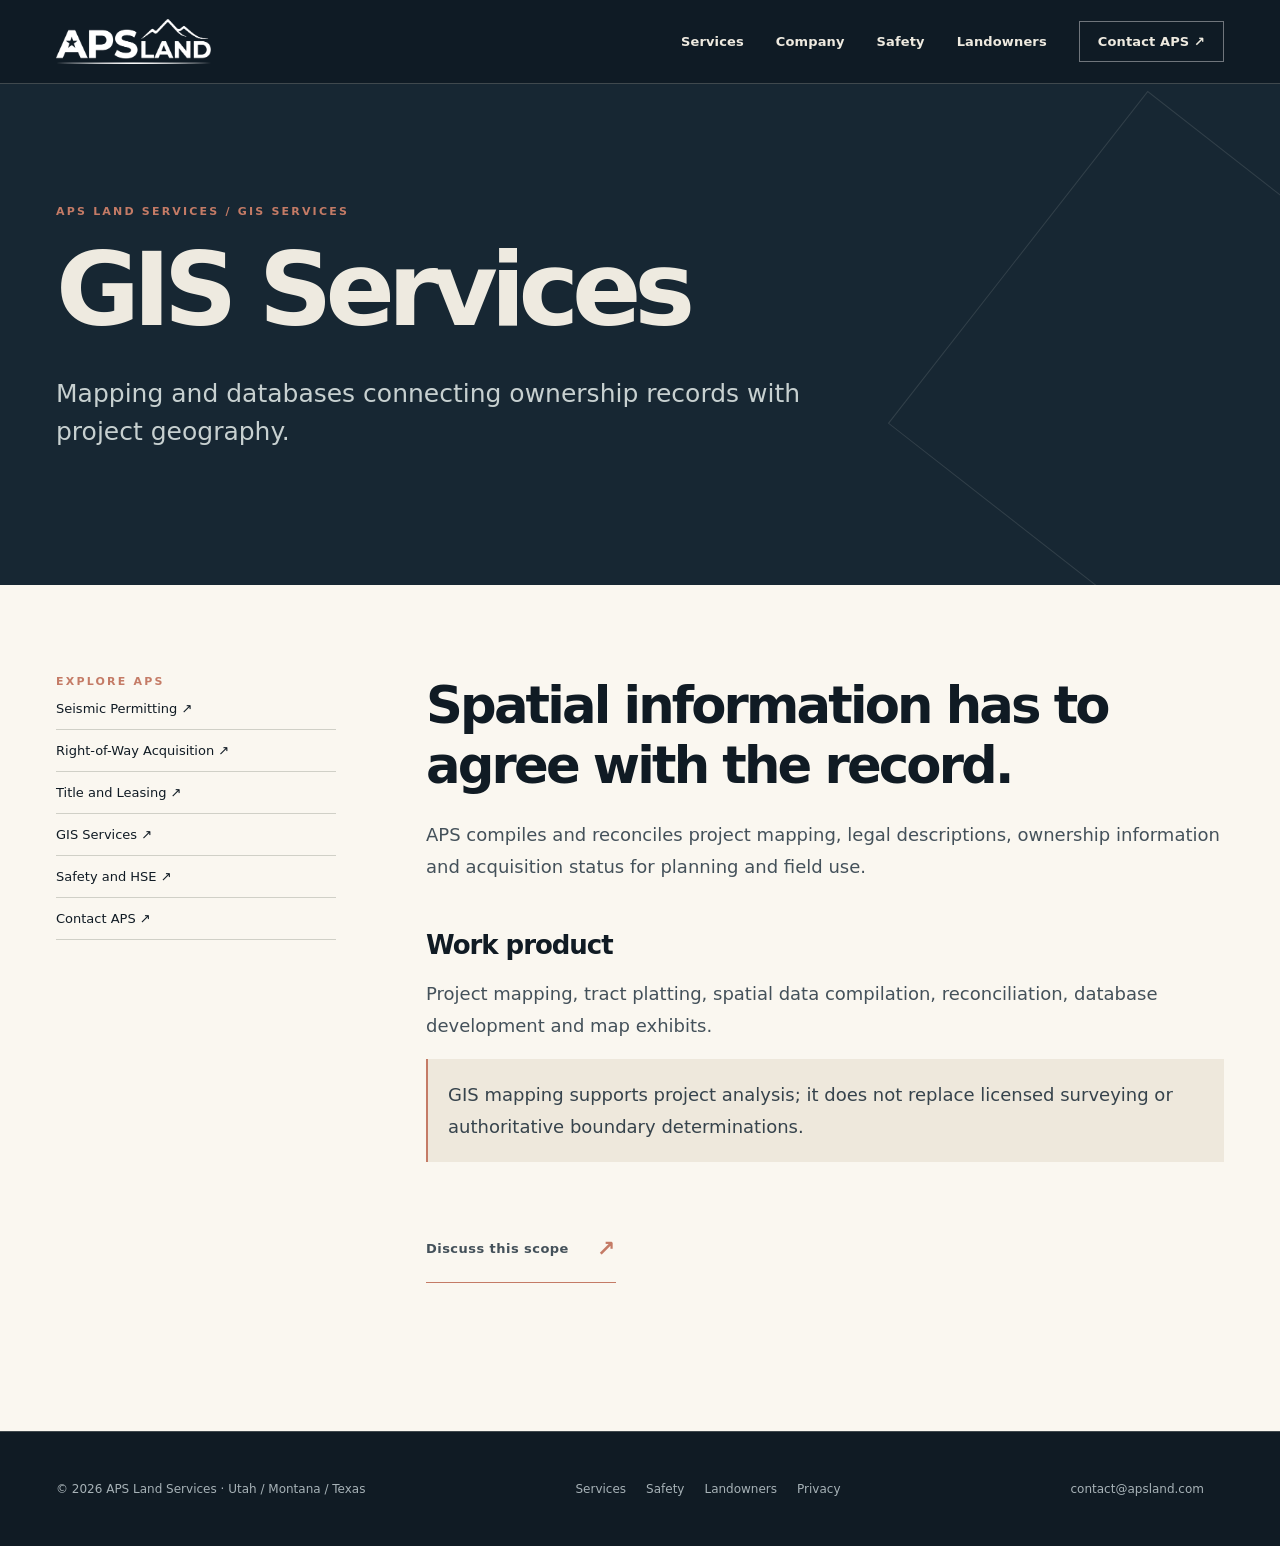
<file: services/gis/index.html>
<!doctype html><html lang="en"><head><meta charset="utf-8"><meta name="viewport" content="width=device-width,initial-scale=1"><meta name="robots" content="noindex,nofollow"><title>GIS Services | APS Land Services</title><meta name="description" content="Mapping and databases connecting ownership records with project geography."><meta name="theme-color" content="#101b24"><link rel="icon" href="../../favicon-32x32.png"><link rel="stylesheet" href="../../css/site.css"></head><body><a class="skip" href="#main">Skip to content</a><header class="nav"><a class="mark" href="../../"><img src="../../assets/logo.png" alt="APS Land Services"></a><button class="menu" aria-expanded="false" aria-controls="navlinks" aria-label="Open navigation">Menu +</button><nav id="navlinks" class="navlinks" aria-label="Primary"><a href="../../services/">Services</a><a href="../../about/">Company</a><a href="../../safety/">Safety</a><a href="../../landowners/">Landowners</a><a class="contactlink" href="../../contact/">Contact APS ↗</a></nav></header><main id="main"><section class="interior-hero"><div class="shell"><div class="overline">APS Land Services / GIS Services</div><h1>GIS Services</h1><p>Mapping and databases connecting ownership records with project geography.</p></div></section><section class="inner-content"><div class="shell inner-grid"><aside><div class="overline eyebrow">Explore APS</div><a href="../../services/seismic-permitting/">Seismic Permitting ↗</a><a href="../../services/right-of-way-acquisition/">Right-of-Way Acquisition ↗</a><a href="../../services/title-leasing/">Title and Leasing ↗</a><a href="../../services/gis/">GIS Services ↗</a><a href="../../safety/">Safety and HSE ↗</a><a href="../../contact/">Contact APS ↗</a></aside><article><h2>Spatial information has to agree with the record.</h2><p>APS compiles and reconciles project mapping, legal descriptions, ownership information and acquisition status for planning and field use.</p><h3>Work product</h3><p>Project mapping, tract platting, spatial data compilation, reconciliation, database development and map exhibits.</p><p class="note">GIS mapping supports project analysis; it does not replace licensed surveying or authoritative boundary determinations.</p><p style="margin-top:55px"><a class="arrowlink" href="../../contact/">Discuss this scope</a></p></article></div></section></main><footer class="footer"><div class="shell"><div>© 2026 APS Land Services · Utah / Montana / Texas</div><div><a href="../../services/">Services</a><a href="../../safety/">Safety</a><a href="../../landowners/">Landowners</a><a href="../../privacy/">Privacy</a></div><div><a href="mailto:contact@apsland.com">contact@apsland.com</a></div></div></footer><script src="../../js/site.js" defer></script></body></html>
</file>
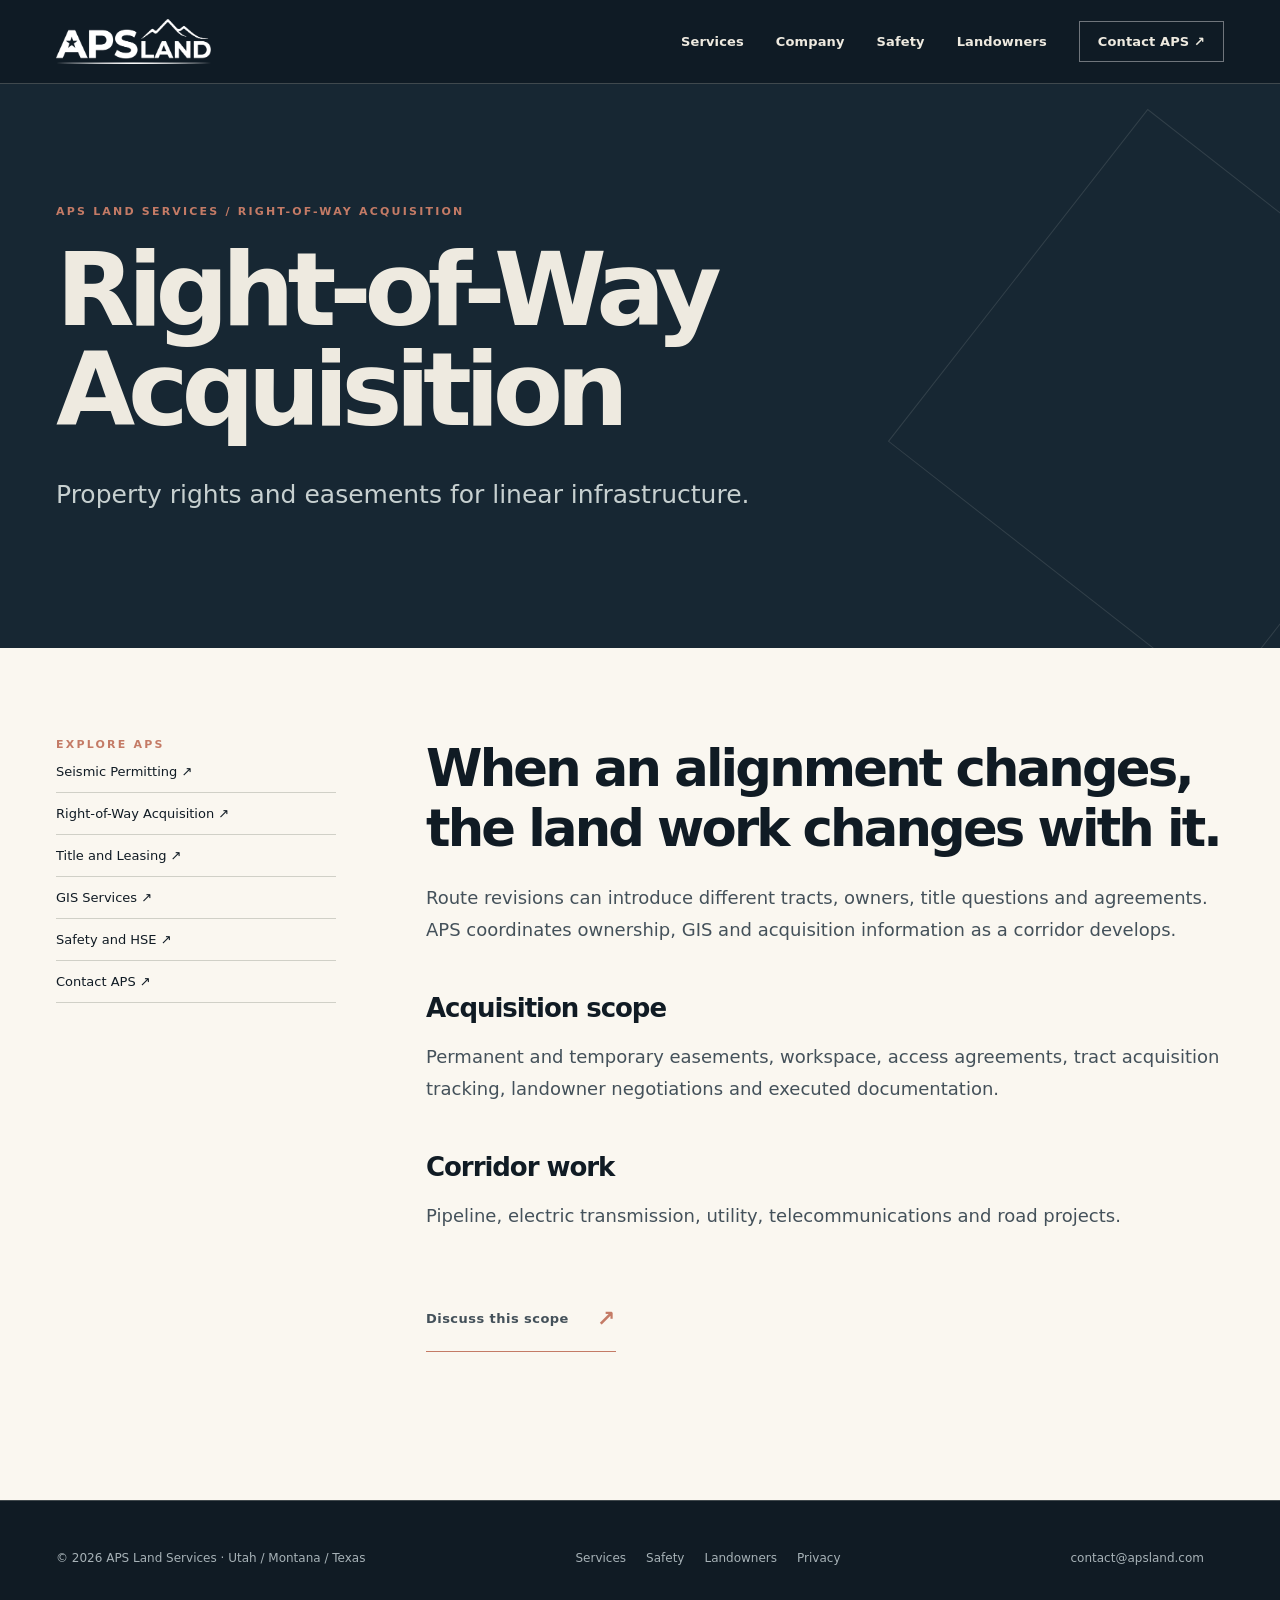
<file: services/right-of-way-acquisition/index.html>
<!doctype html><html lang="en"><head><meta charset="utf-8"><meta name="viewport" content="width=device-width,initial-scale=1"><meta name="robots" content="noindex,nofollow"><title>Right-of-Way Acquisition | APS Land Services</title><meta name="description" content="Property rights and easements for linear infrastructure."><meta name="theme-color" content="#101b24"><link rel="icon" href="../../favicon-32x32.png"><link rel="stylesheet" href="../../css/site.css"></head><body><a class="skip" href="#main">Skip to content</a><header class="nav"><a class="mark" href="../../"><img src="../../assets/logo.png" alt="APS Land Services"></a><button class="menu" aria-expanded="false" aria-controls="navlinks" aria-label="Open navigation">Menu +</button><nav id="navlinks" class="navlinks" aria-label="Primary"><a href="../../services/">Services</a><a href="../../about/">Company</a><a href="../../safety/">Safety</a><a href="../../landowners/">Landowners</a><a class="contactlink" href="../../contact/">Contact APS ↗</a></nav></header><main id="main"><section class="interior-hero"><div class="shell"><div class="overline">APS Land Services / Right-of-Way Acquisition</div><h1>Right-of-Way Acquisition</h1><p>Property rights and easements for linear infrastructure.</p></div></section><section class="inner-content"><div class="shell inner-grid"><aside><div class="overline eyebrow">Explore APS</div><a href="../../services/seismic-permitting/">Seismic Permitting ↗</a><a href="../../services/right-of-way-acquisition/">Right-of-Way Acquisition ↗</a><a href="../../services/title-leasing/">Title and Leasing ↗</a><a href="../../services/gis/">GIS Services ↗</a><a href="../../safety/">Safety and HSE ↗</a><a href="../../contact/">Contact APS ↗</a></aside><article><h2>When an alignment changes, the land work changes with it.</h2><p>Route revisions can introduce different tracts, owners, title questions and agreements. APS coordinates ownership, GIS and acquisition information as a corridor develops.</p><h3>Acquisition scope</h3><p>Permanent and temporary easements, workspace, access agreements, tract acquisition tracking, landowner negotiations and executed documentation.</p><h3>Corridor work</h3><p>Pipeline, electric transmission, utility, telecommunications and road projects.</p><p style="margin-top:55px"><a class="arrowlink" href="../../contact/">Discuss this scope</a></p></article></div></section></main><footer class="footer"><div class="shell"><div>© 2026 APS Land Services · Utah / Montana / Texas</div><div><a href="../../services/">Services</a><a href="../../safety/">Safety</a><a href="../../landowners/">Landowners</a><a href="../../privacy/">Privacy</a></div><div><a href="mailto:contact@apsland.com">contact@apsland.com</a></div></div></footer><script src="../../js/site.js" defer></script></body></html>
</file>
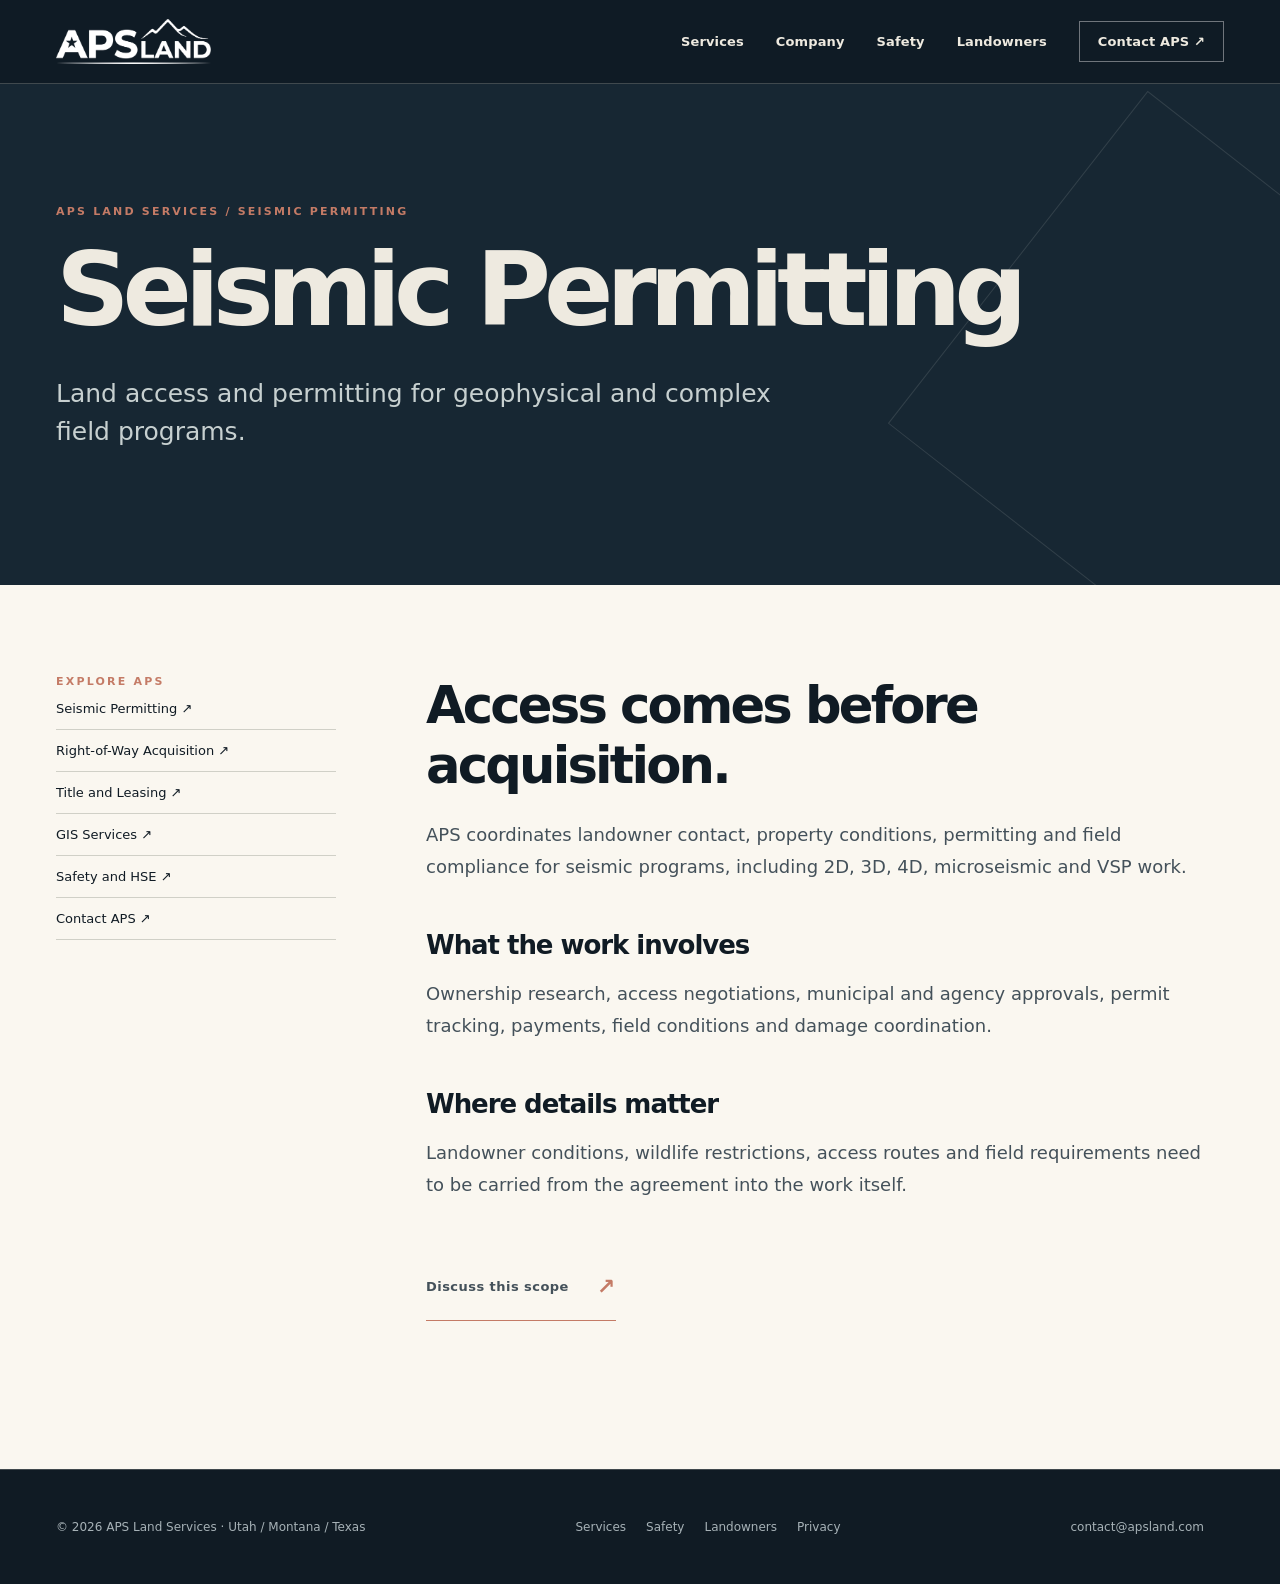
<file: services/seismic-permitting/index.html>
<!doctype html><html lang="en"><head><meta charset="utf-8"><meta name="viewport" content="width=device-width,initial-scale=1"><meta name="robots" content="noindex,nofollow"><title>Seismic Permitting | APS Land Services</title><meta name="description" content="Land access and permitting for geophysical and complex field programs."><meta name="theme-color" content="#101b24"><link rel="icon" href="../../favicon-32x32.png"><link rel="stylesheet" href="../../css/site.css"></head><body><a class="skip" href="#main">Skip to content</a><header class="nav"><a class="mark" href="../../"><img src="../../assets/logo.png" alt="APS Land Services"></a><button class="menu" aria-expanded="false" aria-controls="navlinks" aria-label="Open navigation">Menu +</button><nav id="navlinks" class="navlinks" aria-label="Primary"><a href="../../services/">Services</a><a href="../../about/">Company</a><a href="../../safety/">Safety</a><a href="../../landowners/">Landowners</a><a class="contactlink" href="../../contact/">Contact APS ↗</a></nav></header><main id="main"><section class="interior-hero"><div class="shell"><div class="overline">APS Land Services / Seismic Permitting</div><h1>Seismic Permitting</h1><p>Land access and permitting for geophysical and complex field programs.</p></div></section><section class="inner-content"><div class="shell inner-grid"><aside><div class="overline eyebrow">Explore APS</div><a href="../../services/seismic-permitting/">Seismic Permitting ↗</a><a href="../../services/right-of-way-acquisition/">Right-of-Way Acquisition ↗</a><a href="../../services/title-leasing/">Title and Leasing ↗</a><a href="../../services/gis/">GIS Services ↗</a><a href="../../safety/">Safety and HSE ↗</a><a href="../../contact/">Contact APS ↗</a></aside><article><h2>Access comes before acquisition.</h2><p>APS coordinates landowner contact, property conditions, permitting and field compliance for seismic programs, including 2D, 3D, 4D, microseismic and VSP work.</p><h3>What the work involves</h3><p>Ownership research, access negotiations, municipal and agency approvals, permit tracking, payments, field conditions and damage coordination.</p><h3>Where details matter</h3><p>Landowner conditions, wildlife restrictions, access routes and field requirements need to be carried from the agreement into the work itself.</p><p style="margin-top:55px"><a class="arrowlink" href="../../contact/">Discuss this scope</a></p></article></div></section></main><footer class="footer"><div class="shell"><div>© 2026 APS Land Services · Utah / Montana / Texas</div><div><a href="../../services/">Services</a><a href="../../safety/">Safety</a><a href="../../landowners/">Landowners</a><a href="../../privacy/">Privacy</a></div><div><a href="mailto:contact@apsland.com">contact@apsland.com</a></div></div></footer><script src="../../js/site.js" defer></script></body></html>
</file>
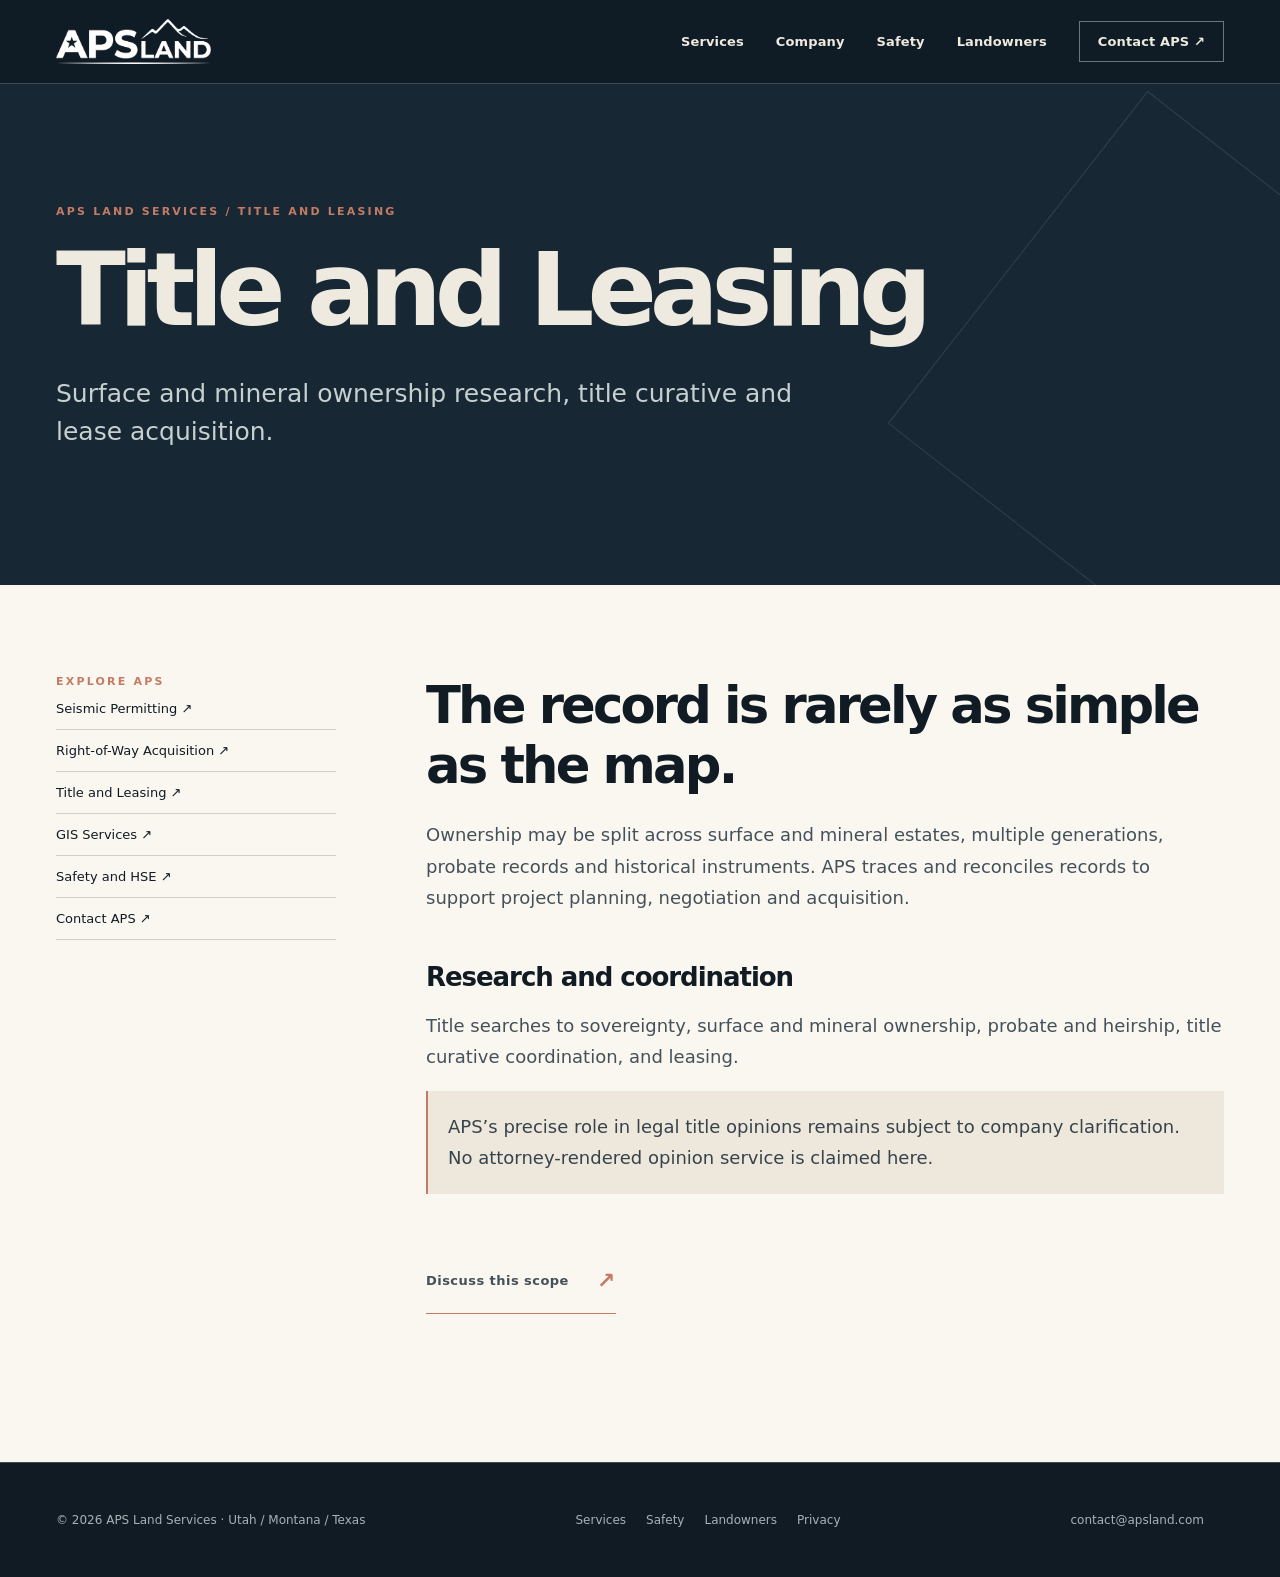
<file: services/title-leasing/index.html>
<!doctype html><html lang="en"><head><meta charset="utf-8"><meta name="viewport" content="width=device-width,initial-scale=1"><meta name="robots" content="noindex,nofollow"><title>Title and Leasing | APS Land Services</title><meta name="description" content="Surface and mineral ownership research, title curative and lease acquisition."><meta name="theme-color" content="#101b24"><link rel="icon" href="../../favicon-32x32.png"><link rel="stylesheet" href="../../css/site.css"></head><body><a class="skip" href="#main">Skip to content</a><header class="nav"><a class="mark" href="../../"><img src="../../assets/logo.png" alt="APS Land Services"></a><button class="menu" aria-expanded="false" aria-controls="navlinks" aria-label="Open navigation">Menu +</button><nav id="navlinks" class="navlinks" aria-label="Primary"><a href="../../services/">Services</a><a href="../../about/">Company</a><a href="../../safety/">Safety</a><a href="../../landowners/">Landowners</a><a class="contactlink" href="../../contact/">Contact APS ↗</a></nav></header><main id="main"><section class="interior-hero"><div class="shell"><div class="overline">APS Land Services / Title and Leasing</div><h1>Title and Leasing</h1><p>Surface and mineral ownership research, title curative and lease acquisition.</p></div></section><section class="inner-content"><div class="shell inner-grid"><aside><div class="overline eyebrow">Explore APS</div><a href="../../services/seismic-permitting/">Seismic Permitting ↗</a><a href="../../services/right-of-way-acquisition/">Right-of-Way Acquisition ↗</a><a href="../../services/title-leasing/">Title and Leasing ↗</a><a href="../../services/gis/">GIS Services ↗</a><a href="../../safety/">Safety and HSE ↗</a><a href="../../contact/">Contact APS ↗</a></aside><article><h2>The record is rarely as simple as the map.</h2><p>Ownership may be split across surface and mineral estates, multiple generations, probate records and historical instruments. APS traces and reconciles records to support project planning, negotiation and acquisition.</p><h3>Research and coordination</h3><p>Title searches to sovereignty, surface and mineral ownership, probate and heirship, title curative coordination, and leasing.</p><p class="note">APS’s precise role in legal title opinions remains subject to company clarification. No attorney-rendered opinion service is claimed here.</p><p style="margin-top:55px"><a class="arrowlink" href="../../contact/">Discuss this scope</a></p></article></div></section></main><footer class="footer"><div class="shell"><div>© 2026 APS Land Services · Utah / Montana / Texas</div><div><a href="../../services/">Services</a><a href="../../safety/">Safety</a><a href="../../landowners/">Landowners</a><a href="../../privacy/">Privacy</a></div><div><a href="mailto:contact@apsland.com">contact@apsland.com</a></div></div></footer><script src="../../js/site.js" defer></script></body></html>
</file>
<file: css/site.css>
:root{--night:#101b24;--night2:#172733;--cream:#eeeae0;--chalk:#faf7f0;--terra:#c47b66;--muted:#a7b2b7;--line:rgba(235,234,222,.22);--sans:Inter,ui-sans-serif,system-ui,-apple-system,"Segoe UI",Arial,sans-serif}*{box-sizing:border-box}html{scroll-behavior:smooth}body{margin:0;background:var(--night);color:var(--cream);font-family:var(--sans);-webkit-font-smoothing:antialiased}a{color:inherit}button{font:inherit}img{max-width:100%}.skip{position:absolute;left:-100vw;top:10px}.skip:focus{left:10px;z-index:200;background:#fff;color:#111;padding:12px}a:focus-visible,button:focus-visible{outline:2px solid var(--terra);outline-offset:5px}.shell{width:min(1440px,calc(100% - 112px));margin-inline:auto}.nav{position:fixed;inset:0 0 auto;z-index:50;height:84px;display:flex;align-items:center;justify-content:space-between;padding:0 max(56px,calc((100vw - 1440px)/2));border-bottom:1px solid var(--line);background:rgba(16,27,36,.92);backdrop-filter:blur(18px)}.nav .mark{display:flex;align-items:center;text-decoration:none;gap:16px}.mark img{width:155px;height:auto;filter:brightness(0) invert(1)}.navlinks{display:flex;align-items:center;gap:32px}.navlinks a{font-size:13px;font-weight:650;text-decoration:none;letter-spacing:.01em}.navlinks a:hover{color:var(--terra)}.navlinks .contactlink{padding:12px 18px;border:1px solid rgba(255,255,255,.4)}.menu{display:none;border:1px solid var(--line);background:transparent;color:var(--cream);padding:10px 14px}.hero{min-height:100svh;position:relative;display:flex;align-items:flex-end;padding-top:140px;overflow:hidden}.hero .land{position:absolute;inset:84px 0 0;background-image:linear-gradient(90deg,rgba(16,27,36,.93) 0%,rgba(16,27,36,.38) 50%,rgba(16,27,36,.1) 100%),url('../assets/landform.svg');background-size:cover;background-position:center;transform:scale(1.04);animation:arrive 1.6s ease both}.hero:after{content:"";position:absolute;inset:40% 0 0;background:linear-gradient(transparent,var(--night))}.hero .shell{z-index:2;position:relative;padding-bottom:92px}.overline{font-size:11px;font-weight:700;letter-spacing:.2em;text-transform:uppercase;color:var(--terra)}.hero h1{font-size:clamp(66px,9vw,160px);font-weight:600;line-height:.88;letter-spacing:-.085em;margin:25px 0 35px;max-width:1050px}.hero h1 span{display:block}.hero .lead{font-size:clamp(18px,1.7vw,24px);line-height:1.45;max-width:650px;font-weight:400;color:#e4e7e2}.hero .actions{display:flex;gap:34px;align-items:center;margin-top:34px}.arrowlink{font-size:13px;text-decoration:none;font-weight:750;letter-spacing:.035em;display:inline-flex;gap:28px;align-items:center;border-bottom:1px solid var(--terra);padding:13px 0}.arrowlink:after{content:'↗';color:var(--terra);font-size:22px}.arrowlink:hover{color:var(--terra)}.hero .scroll{position:absolute;right:0;bottom:85px;writing-mode:vertical-rl;letter-spacing:.2em;font-size:10px;color:#d6d8d1}.frame{position:relative}.frame:before{content:"";position:absolute;inset:0 0 auto;height:1px;background:var(--line)}.chapter{padding:130px 0}.chapter-head{display:grid;grid-template-columns:1fr 3fr;gap:50px;align-items:start}.chapter-head h2{font-size:clamp(42px,5.8vw,91px);line-height:1.02;letter-spacing:-.07em;font-weight:550;margin:0 0 46px}.chapter-head .eyebrow{padding-top:10px}.services{background:var(--chalk);color:var(--night)}.services .eyebrow,.light .eyebrow{color:#a34d38}.service-list{margin:40px 0 0;border-top:1px solid rgba(16,27,36,.24)}.service-row{display:grid;grid-template-columns:90px 1.3fr 1fr 40px;gap:26px;align-items:center;min-height:132px;border-bottom:1px solid rgba(16,27,36,.22);text-decoration:none;transition:padding .25s,background .25s}.service-row:hover{padding-inline:20px;background:#e8e3d8}.service-row .number{color:#a34d38;font-size:12px;font-weight:800}.service-row h3{font-size:clamp(25px,3.3vw,45px);letter-spacing:-.055em;font-weight:550;margin:0}.service-row p{font-size:15px;line-height:1.55;max-width:340px;color:#52616a}.service-row .arr{font-size:28px;color:#a34d38}.statement{background:var(--terra);color:#17212a;padding:110px 0}.statement p{font-size:clamp(40px,6vw,94px);line-height:1.04;letter-spacing:-.075em;max-width:1200px;margin:0;font-weight:580}.statement .small{margin-bottom:35px;color:#29323a}.facts{display:grid;grid-template-columns:1fr 1fr;gap:100px;margin-top:72px}.facts p{max-width:480px;font-size:19px;line-height:1.7;color:#d0d7d7}.facts .stats{border-top:1px solid var(--line)}.facts .stats div{display:flex;justify-content:space-between;gap:24px;padding:24px 0;border-bottom:1px solid var(--line);font-size:15px}.facts .stats strong{font-size:clamp(25px,3vw,46px);font-weight:500;letter-spacing:-.05em}.portrait{display:grid;grid-template-columns:1fr 1fr;gap:22px;margin-top:60px}.portrait a{display:block;text-decoration:none}.portrait img{display:block;width:100%;height:390px;object-fit:cover;object-position:center 24%;filter:grayscale(1);transition:filter .3s}.portrait a:hover img{filter:grayscale(.15)}.portrait h3{font-size:27px;font-weight:550;letter-spacing:-.04em;margin:18px 0 5px}.portrait p{font-size:14px;color:var(--muted);margin:0}.light{background:var(--cream);color:var(--night)}.light .chapter-head h2{max-width:850px}.editorial{display:grid;grid-template-columns:1fr 1fr;gap:90px}.editorial p{font-size:19px;line-height:1.7;color:#45525b;max-width:580px}.editorial ul{padding:0;list-style:none}.editorial li{padding:19px 0;border-bottom:1px solid #b9b9b0;font-size:17px}.editorial li:first-child{border-top:1px solid #b9b9b0}.close{padding:135px 0 145px}.close h2{font-size:clamp(54px,8.4vw,125px);line-height:.96;letter-spacing:-.078em;font-weight:570;margin:25px 0 50px;max-width:1050px}.close .mail{font-size:clamp(18px,2vw,28px);text-decoration:none;border-bottom:1px solid var(--terra);padding-bottom:9px}.footer{border-top:1px solid var(--line);padding:50px 0;color:var(--muted);font-size:12px}.footer .shell{display:flex;justify-content:space-between;gap:30px;flex-wrap:wrap}.footer a{text-decoration:none;margin-right:20px}.footer a:hover{color:var(--terra)}.interior-hero{padding:205px 0 110px;background:var(--night2);position:relative;overflow:hidden}.interior-hero:after{content:"";position:absolute;right:-9%;top:30%;height:420px;width:420px;border:1px solid rgba(238,234,224,.12);transform:rotate(38deg)}.interior-hero h1{font-size:clamp(55px,8vw,112px);font-weight:550;line-height:.98;letter-spacing:-.07em;max-width:1050px;margin:22px 0 35px}.interior-hero p{max-width:750px;font-size:clamp(18px,2vw,25px);line-height:1.5;color:#c7d0d0}.inner-content{background:var(--chalk);color:var(--night);padding:90px 0 130px}.inner-grid{display:grid;grid-template-columns:280px 1fr;gap:90px}.inner-grid aside{font-size:13px}.inner-grid aside a{display:block;text-decoration:none;border-bottom:1px solid #d0d0c7;padding:13px 0}.inner-grid article{max-width:800px}.inner-grid h2{font-size:clamp(30px,4vw,55px);letter-spacing:-.055em;font-weight:550;margin:0 0 24px}.inner-grid h3{font-size:26px;letter-spacing:-.04em;margin:48px 0 15px}.inner-grid p{font-size:18px;line-height:1.75;color:#44515a}.inner-grid ul{font-size:17px;line-height:1.8;padding-left:20px}.inner-grid .bio{display:grid;grid-template-columns:160px 1fr;gap:25px;margin:40px 0}.inner-grid .bio img{width:160px;height:205px;object-fit:cover}.inner-grid .bio h3{margin:0}.note{padding:20px;border-left:2px solid var(--terra);background:#eee8dc;color:#36434c!important}@keyframes arrive{from{opacity:.3;transform:scale(1.12)}to{opacity:1;transform:scale(1.04)}}@media(max-width:950px){.shell{width:calc(100% - 52px)}.nav{padding:0 26px}.menu{display:block}.navlinks{display:none;position:absolute;top:84px;left:0;right:0;background:var(--night);padding:25px 26px;flex-direction:column;align-items:stretch;gap:0}.navlinks.open{display:flex}.navlinks a{padding:16px 0;border-bottom:1px solid var(--line)}.chapter-head{grid-template-columns:1fr;gap:20px}.chapter-head h2{margin-bottom:20px}.service-row{grid-template-columns:40px 1fr 24px;gap:15px;min-height:115px}.service-row p{grid-column:2;grid-row:2;margin:-10px 0 22px}.service-row .arr{grid-column:3;grid-row:1}.facts,.editorial{grid-template-columns:1fr;gap:25px}.inner-grid{grid-template-columns:1fr;gap:40px}.inner-grid aside{display:flex;gap:20px;overflow:auto}.inner-grid aside a{white-space:nowrap}}@media(max-width:600px){.nav{height:72px}.navlinks{top:72px}.mark img{width:124px}.hero .land{top:72px;background-position:60% center}.hero{min-height:94svh;padding-top:100px}.hero .shell{padding-bottom:74px}.hero h1{font-size:clamp(62px,15vw,90px)}.hero .scroll{display:none}.chapter{padding:78px 0}.chapter-head h2{font-size:clamp(40px,11vw,60px)}.statement{padding:80px 0}.statement p{font-size:clamp(40px,10vw,65px)}.service-row h3{font-size:25px}.portrait{grid-template-columns:1fr}.portrait img{height:320px}.close{padding:85px 0}.interior-hero{padding:155px 0 65px}.inner-content{padding:55px 0 85px}.inner-grid .bio{grid-template-columns:110px 1fr;gap:17px}.inner-grid .bio img{width:110px;height:150px}}@media(prefers-reduced-motion:reduce){*,*:before,*:after{animation:none!important;scroll-behavior:auto!important;transition:none!important}}
</file>
